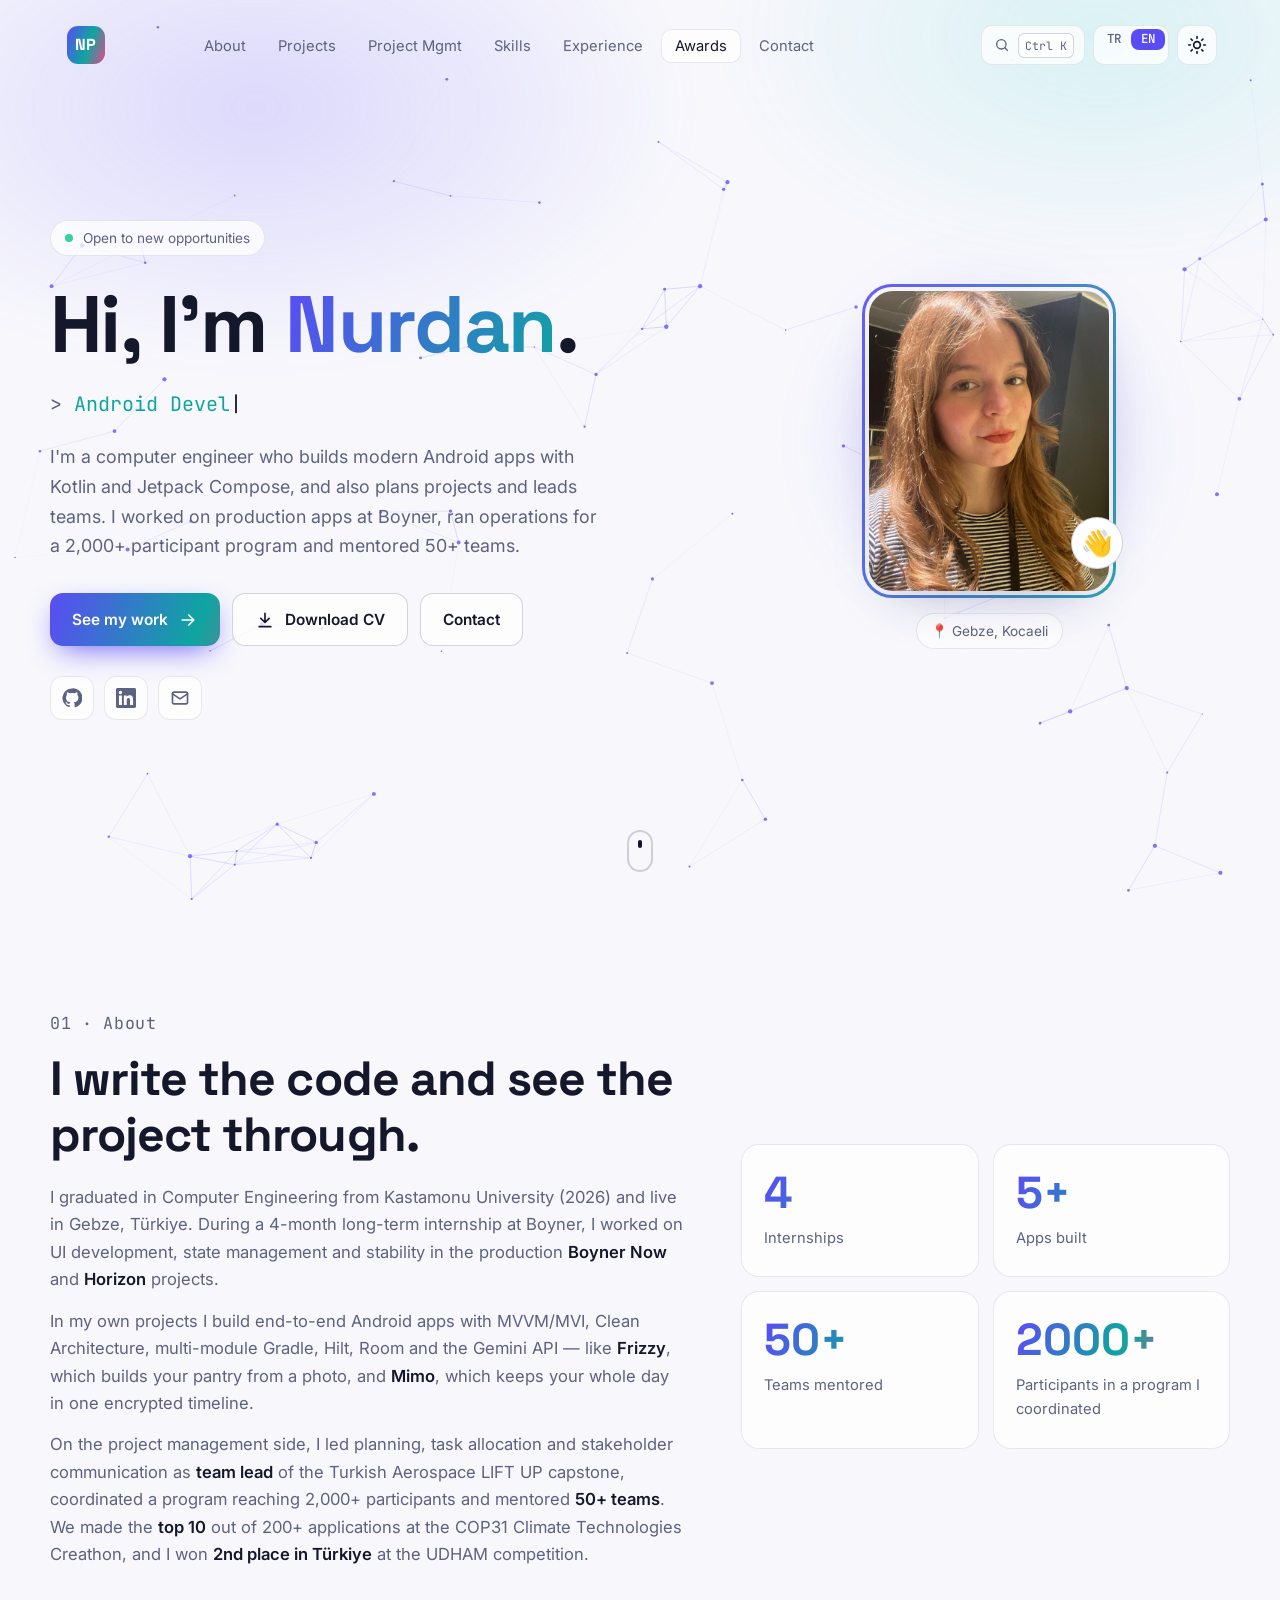
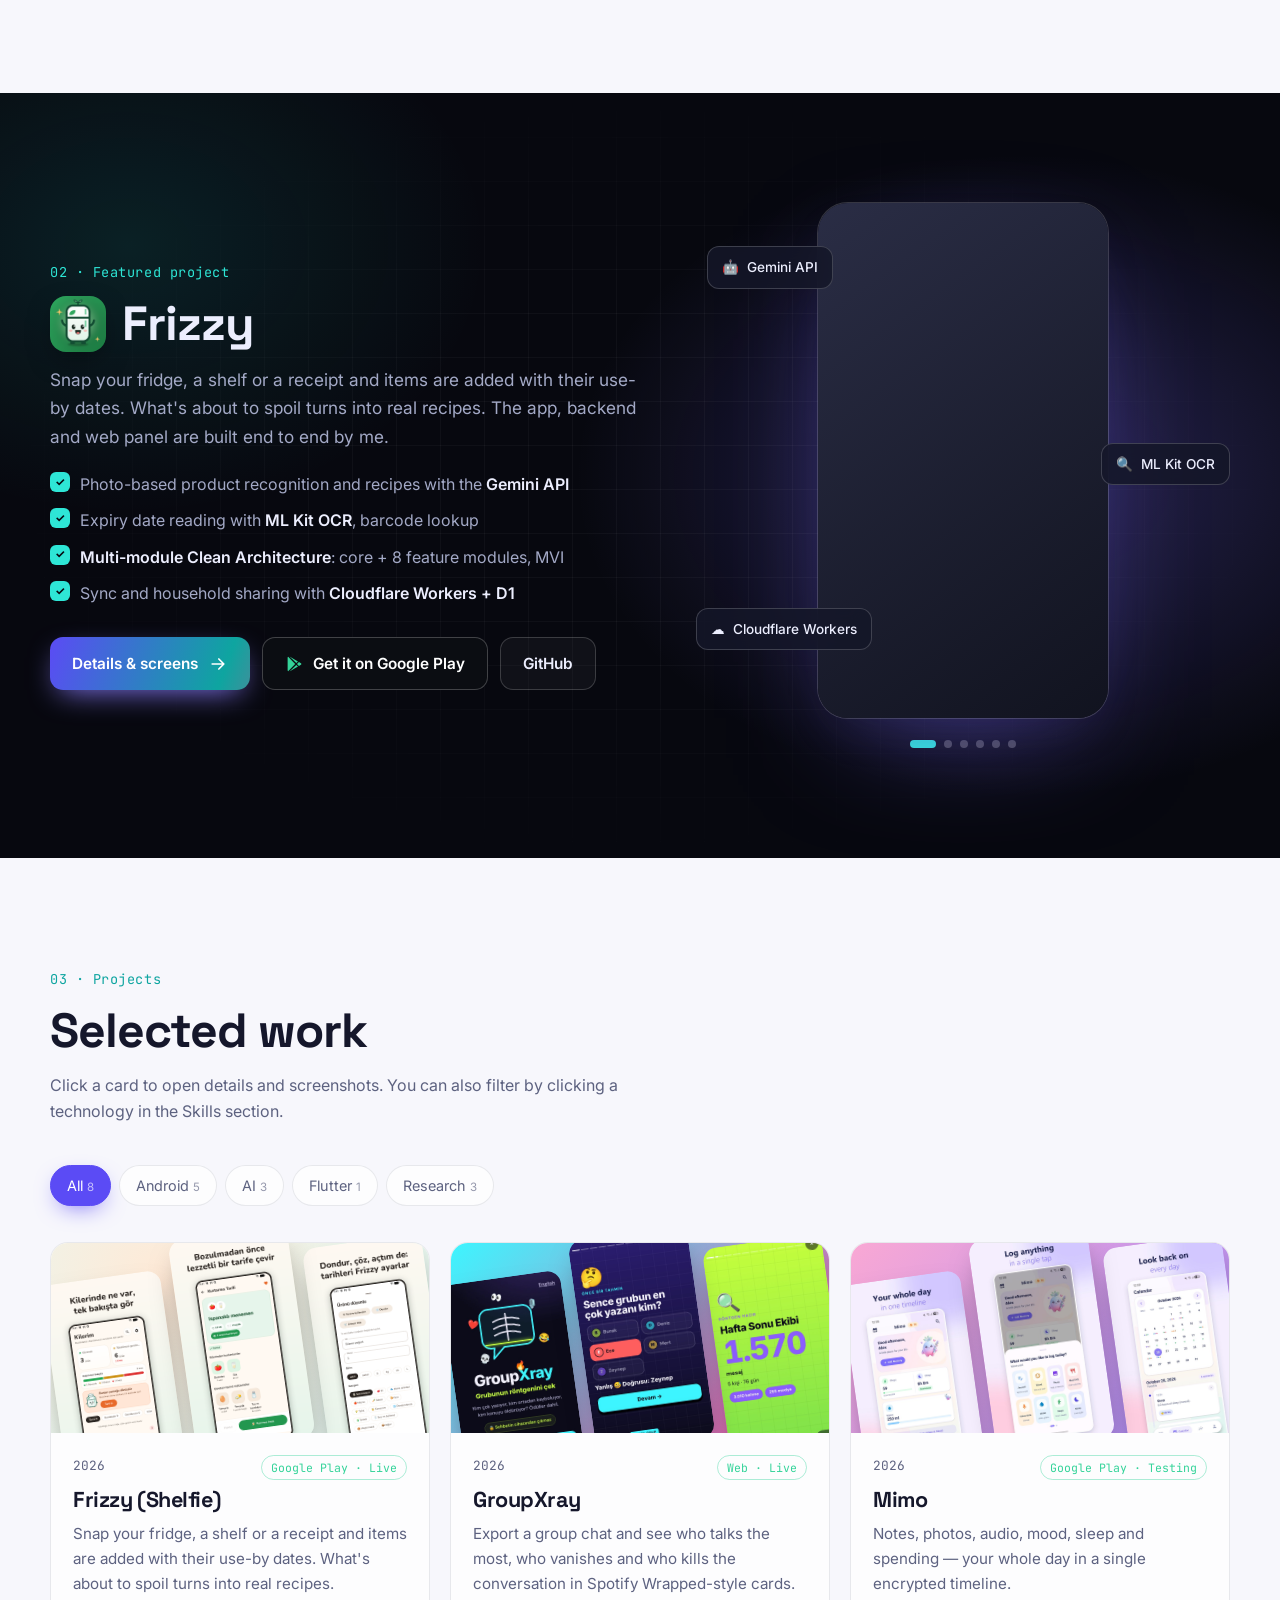
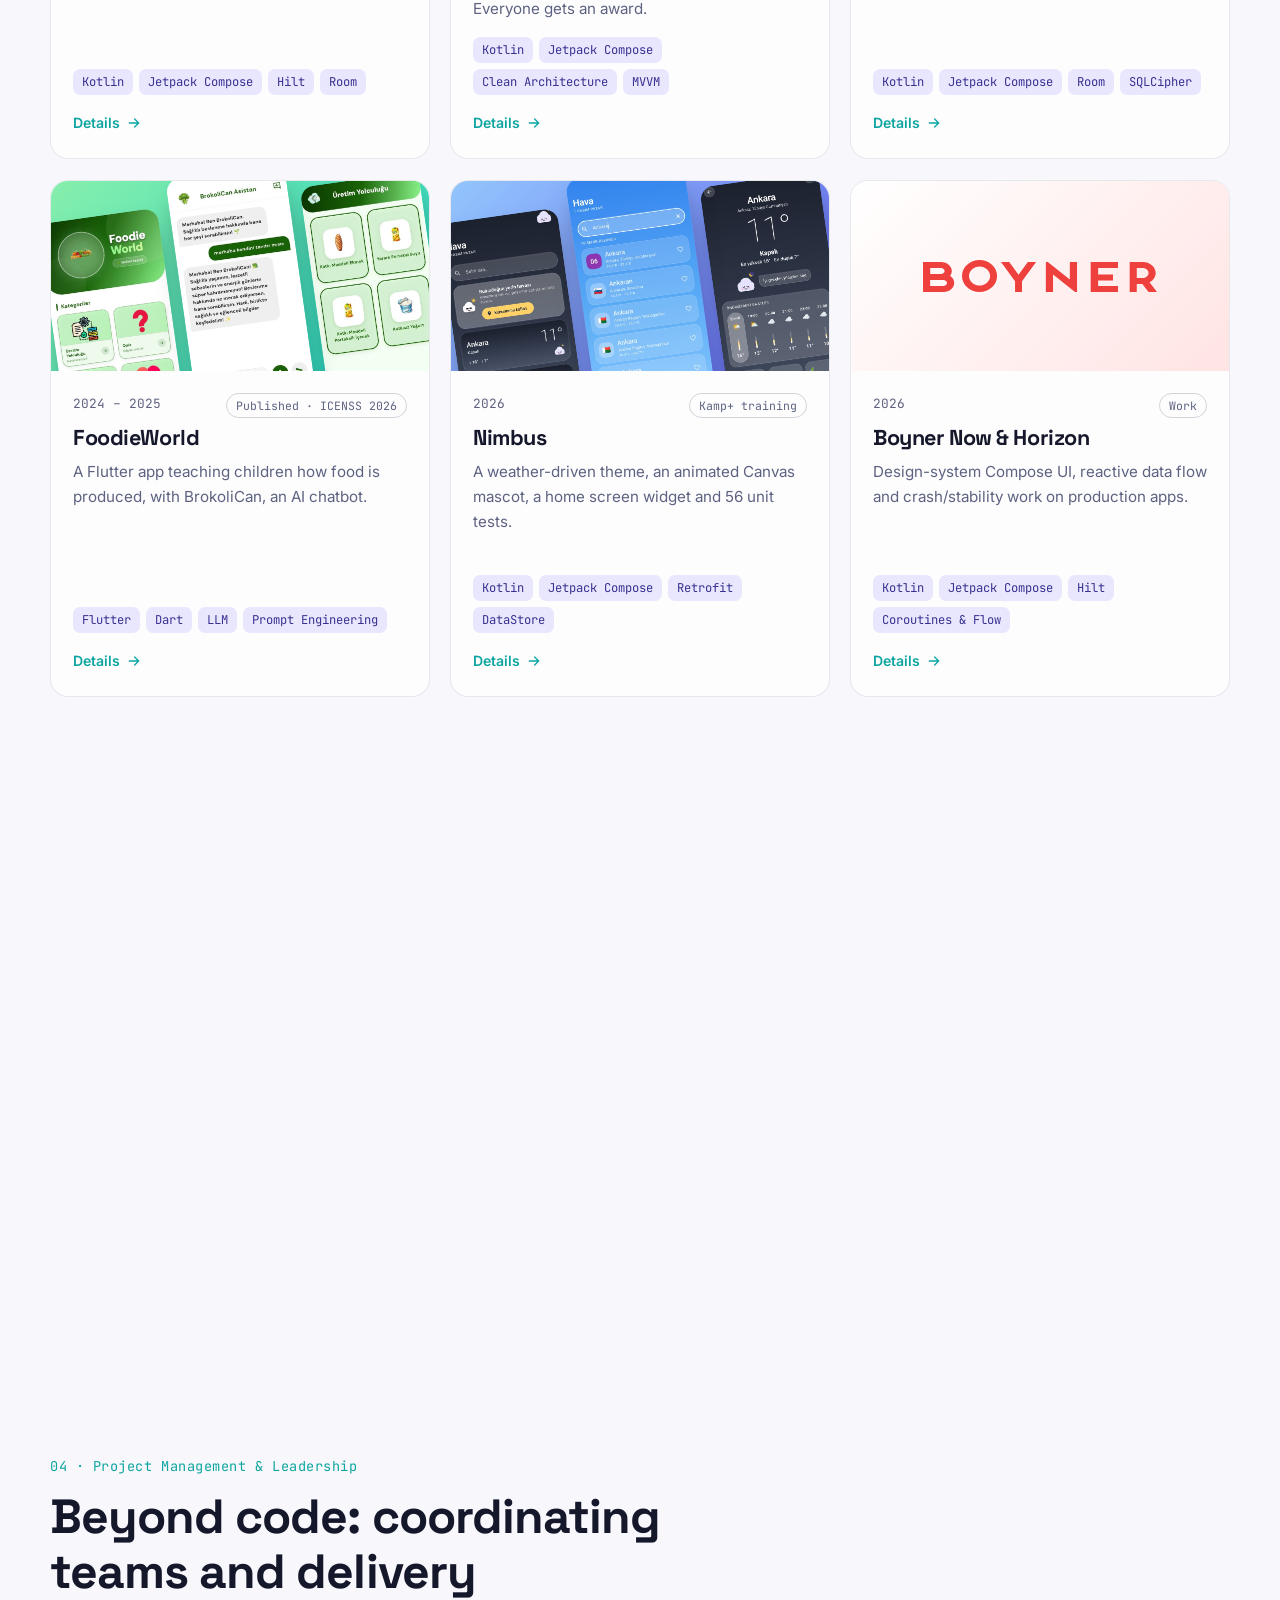
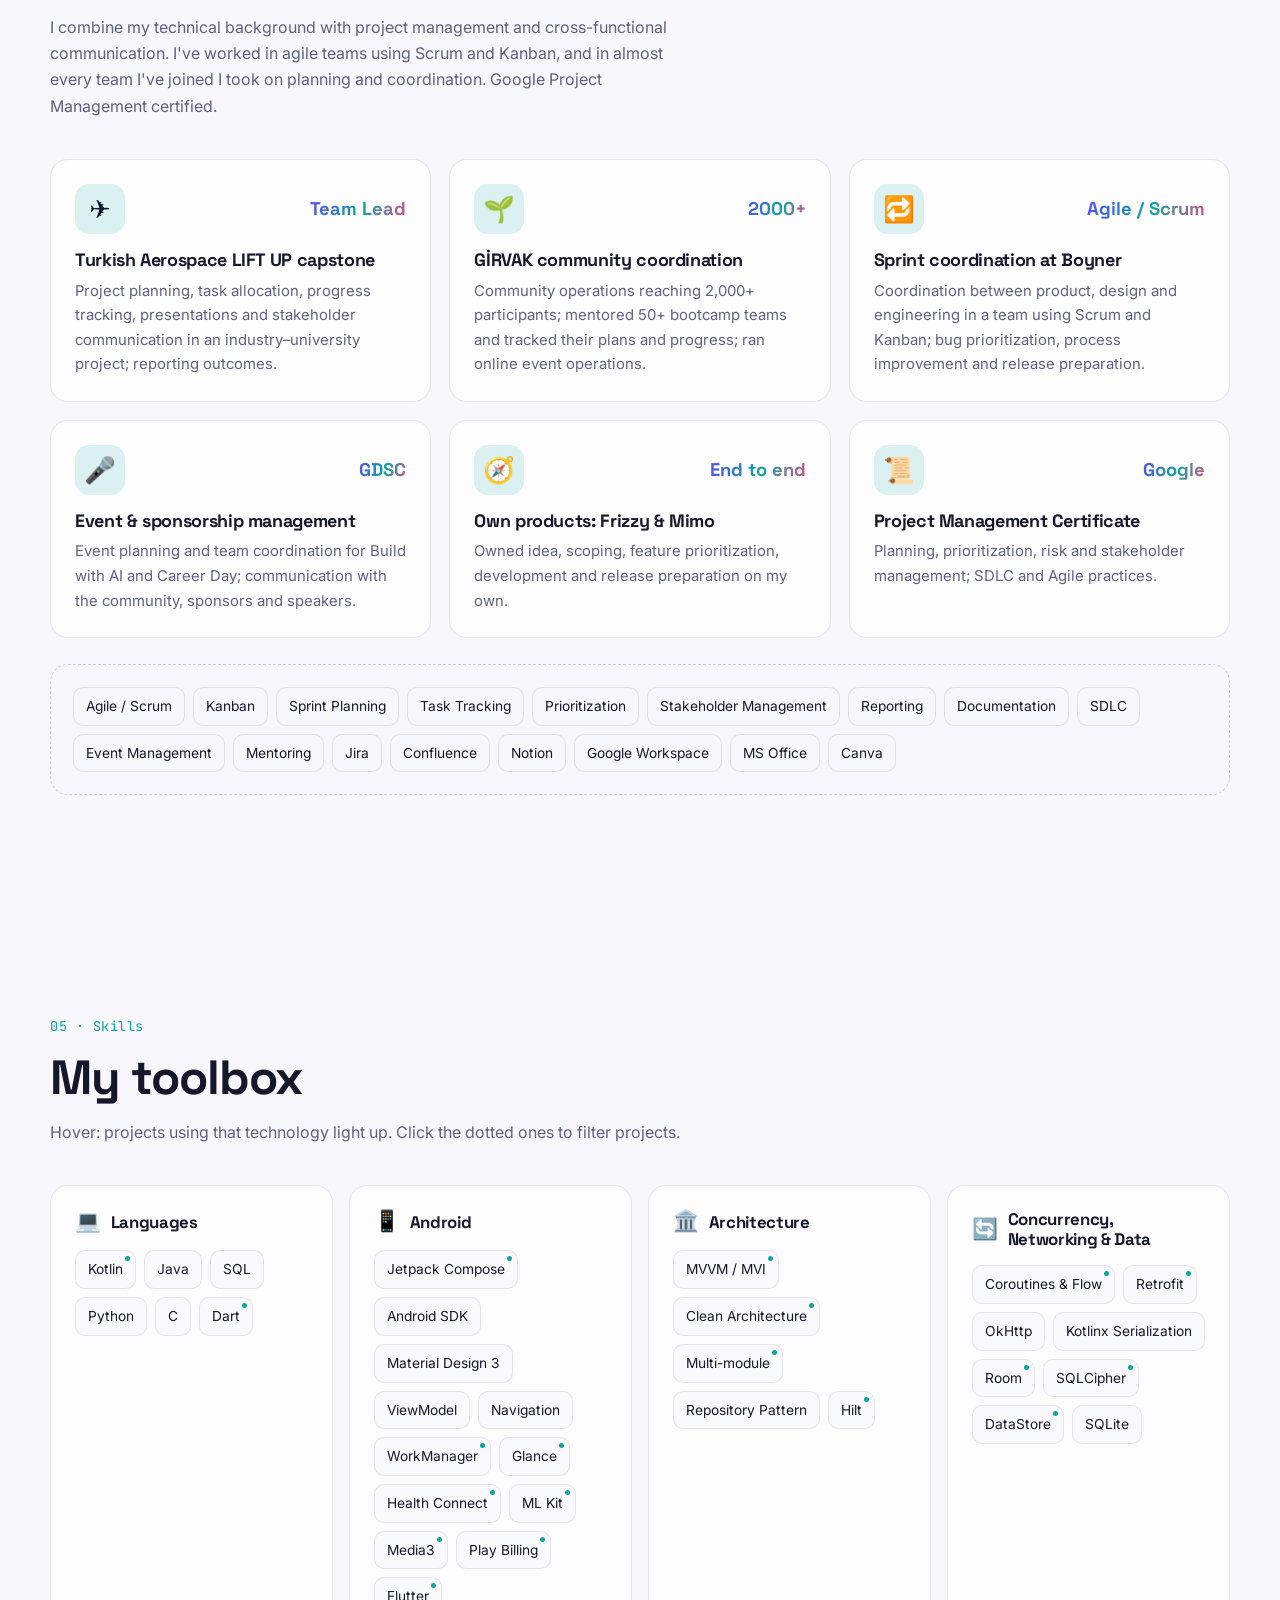
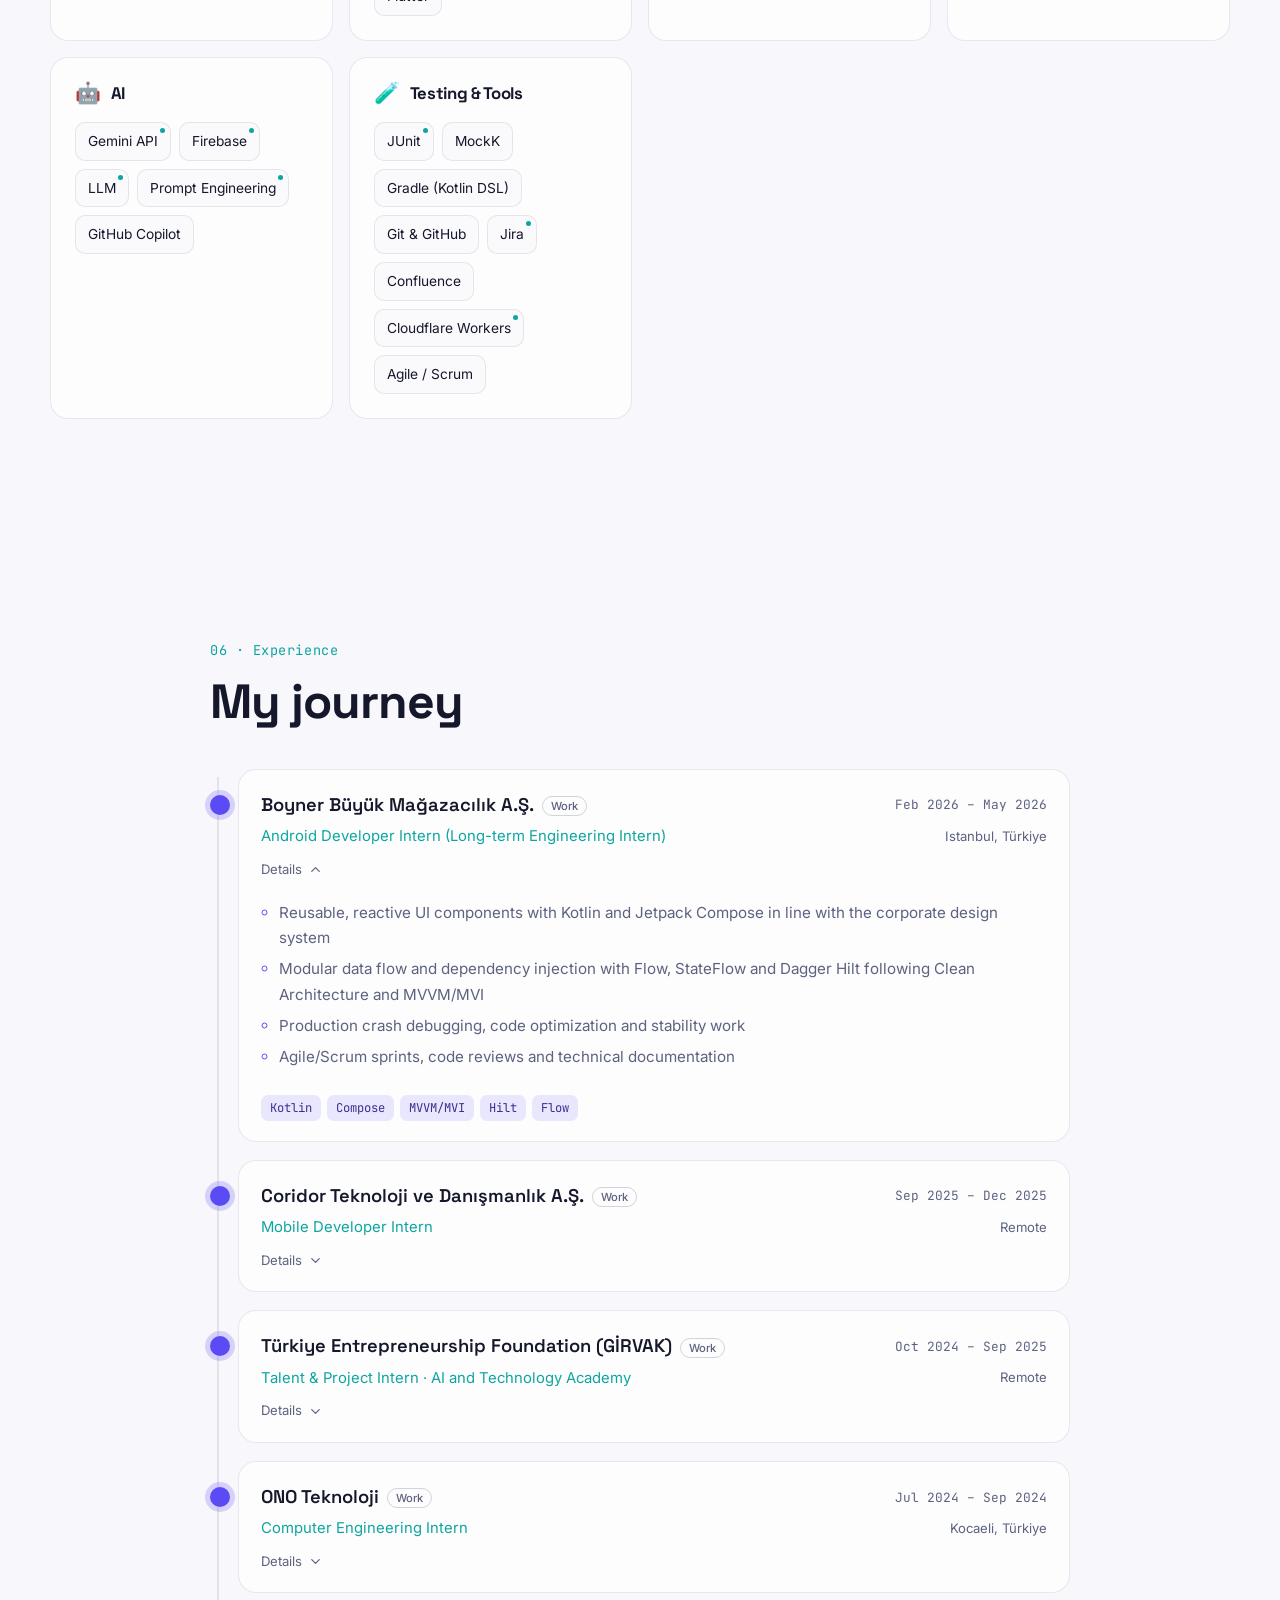
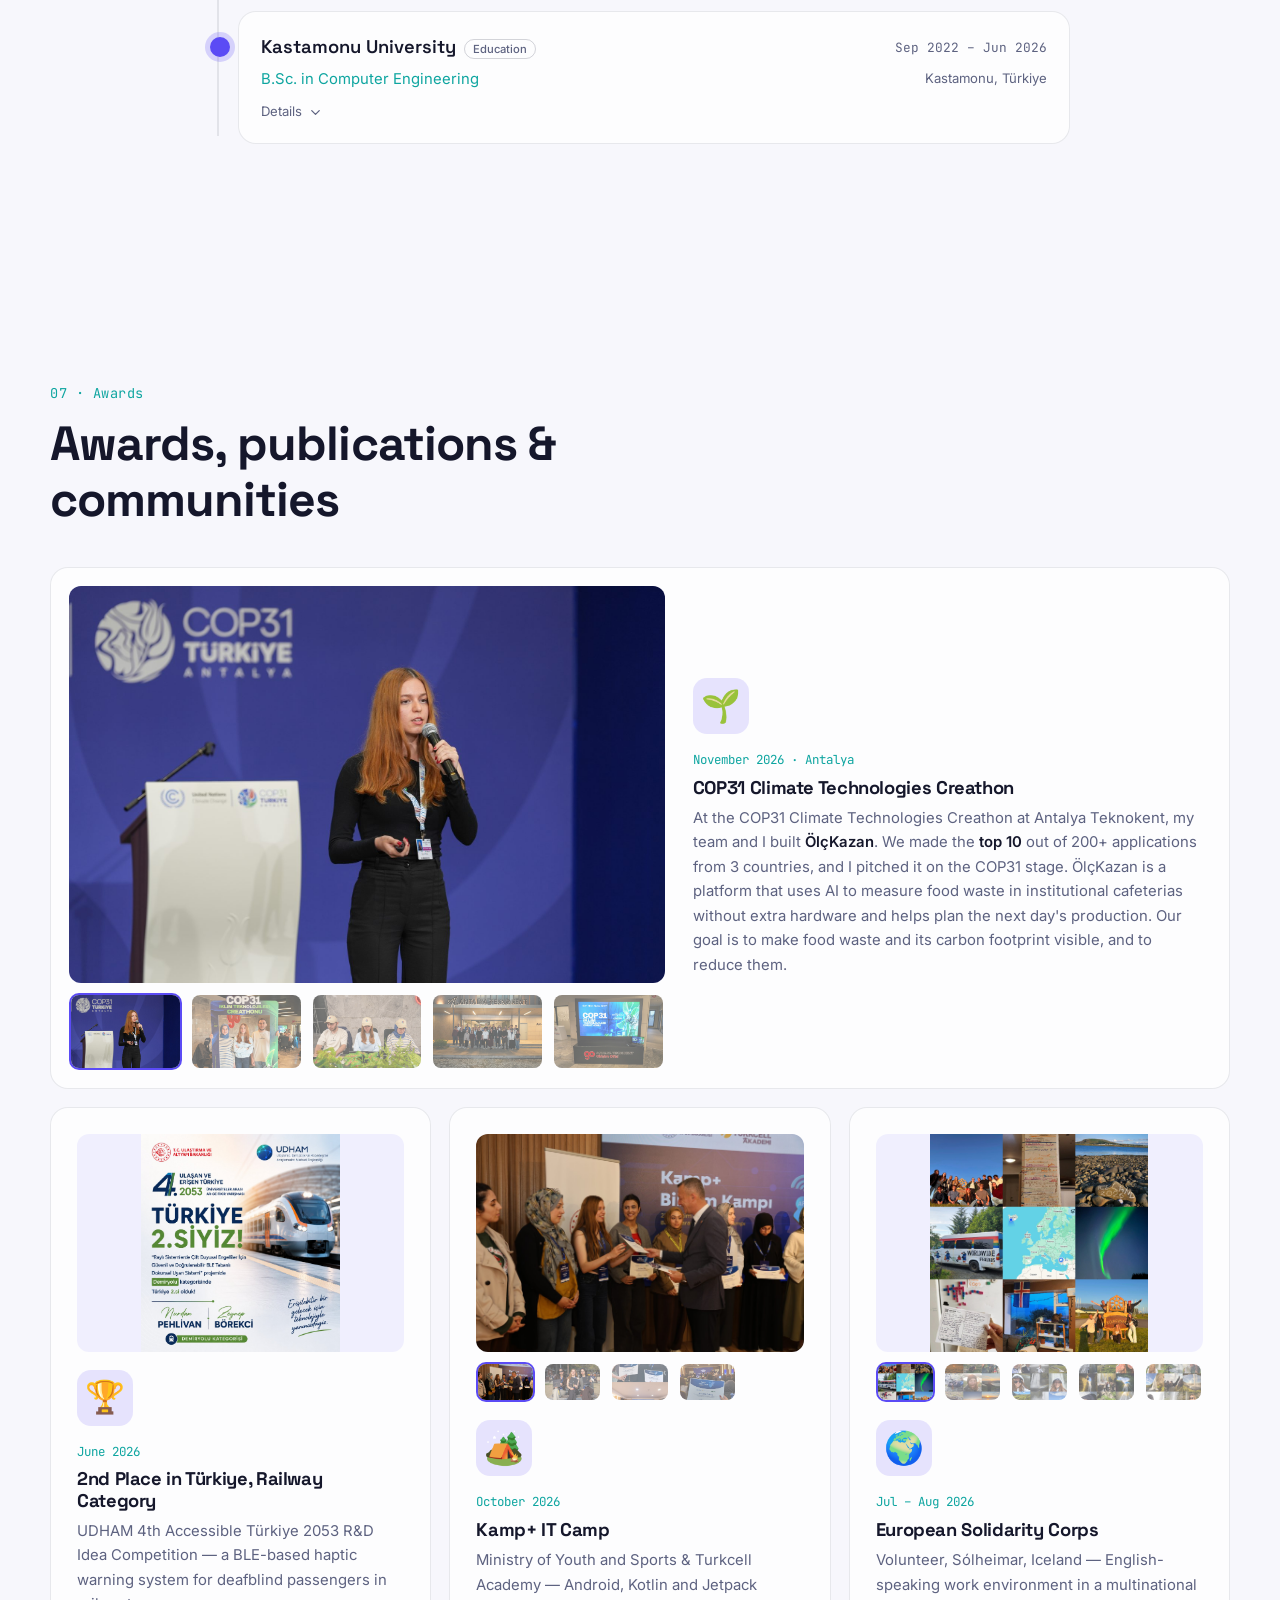
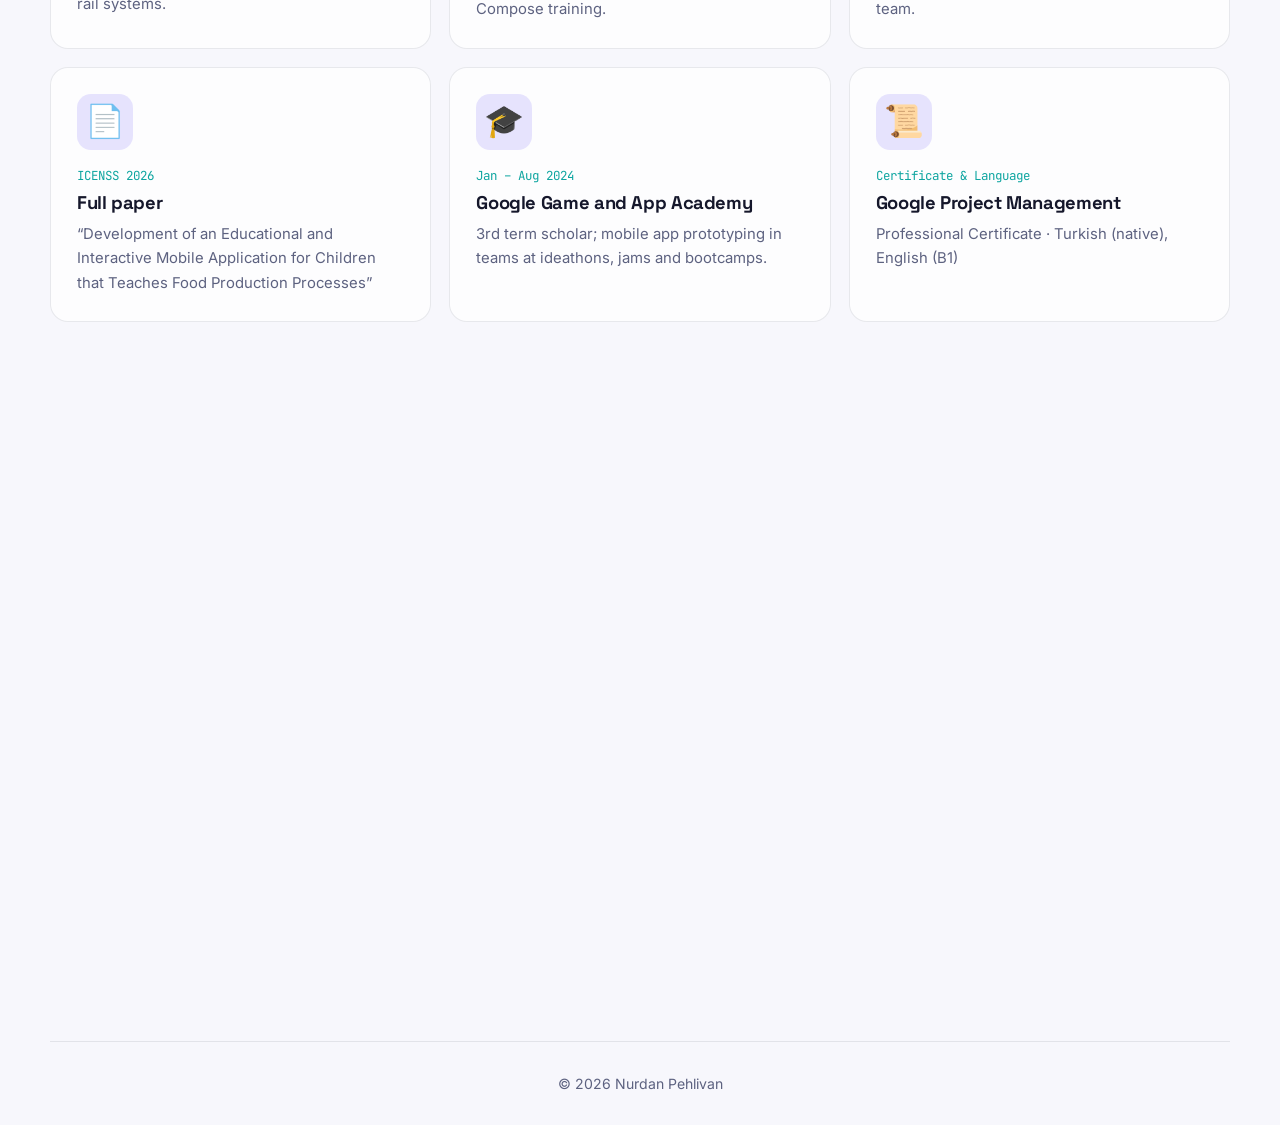
<file: index.html>
<!doctype html>
<html lang="tr" data-theme="dark">
<head>
  <meta charset="utf-8">
  <meta name="viewport" content="width=device-width, initial-scale=1">
  <title>Nurdan Pehlivan · Android Developer & Project Management</title>
  <meta name="description" content="Nurdan Pehlivan — Android Developer (Kotlin, Jetpack Compose) & Project Management (Agile/Scrum). Projeler, proje yönetimi deneyimi ve iletişim.">
  <meta property="og:type" content="website">
  <meta property="og:url" content="https://nurdanpehlivan.github.io/">
  <meta property="og:title" content="Nurdan Pehlivan · Android Developer & Project Management">
  <meta property="og:description" content="Kotlin ve Jetpack Compose ile Android uygulamaları; Agile/Scrum ile proje koordinasyonu. Projeler, deneyim ve iletişim.">
  <meta property="og:image" content="https://nurdanpehlivan.github.io/assets/og.png">
  <meta property="og:image:width" content="1200">
  <meta property="og:image:height" content="630">
  <meta name="twitter:card" content="summary_large_image">
  <meta name="twitter:image" content="https://nurdanpehlivan.github.io/assets/og.png">
  <link rel="icon" type="image/png" href="assets/favicon.png?v=2">
  <link rel="apple-touch-icon" href="assets/apple-touch-icon.png?v=2">
  <link rel="preconnect" href="https://fonts.googleapis.com">
  <link rel="preconnect" href="https://fonts.gstatic.com" crossorigin>
  <link href="https://fonts.googleapis.com/css2?family=Inter:wght@400;500;600&family=Space+Grotesk:wght@500;600;700&family=JetBrains+Mono:wght@400;500&display=swap" rel="stylesheet">
  <link rel="stylesheet" href="style.css">
  <script>try{const t=localStorage.getItem('theme');if(t)document.documentElement.dataset.theme=t;else if(matchMedia('(prefers-color-scheme: light)').matches)document.documentElement.dataset.theme='light'}catch(e){}</script>
</head>
<body>
  <div class="progress" aria-hidden="true"></div>
  <div class="cursor-glow" aria-hidden="true"></div>

  <nav class="nav" id="nav">
    <a href="#top" class="logo" aria-label="Top"><span>NP</span></a>
    <ul class="nav-links" id="navLinks">
      <li><a href="#about" data-i18n="nav.about"></a></li>
      <li><a href="#projects" data-i18n="nav.projects"></a></li>
      <li><a href="#pm" data-i18n="nav.pm"></a></li>
      <li><a href="#skills-section" data-i18n="nav.skills"></a></li>
      <li><a href="#experience" data-i18n="nav.experience"></a></li>
      <li><a href="#awards" data-i18n="nav.awards"></a></li>
      <li><a href="#contact" data-i18n="nav.contact"></a></li>
    </ul>
    <div class="nav-actions">
      <button class="kbd-btn" id="paletteBtn" data-i18n-title="palette.title">
        <svg viewBox="0 0 24 24"><circle cx="11" cy="11" r="7"/><path d="m20 20-3.5-3.5"/></svg>
        <kbd>Ctrl K</kbd>
      </button>
      <button class="lang-btn" id="langBtn" aria-label="Language / Dil">
        <span data-l="tr">TR</span><span data-l="en">EN</span>
      </button>
      <button class="icon-btn" id="themeBtn" data-i18n-aria="ui.theme">
        <svg class="sun" viewBox="0 0 24 24"><circle cx="12" cy="12" r="4"/><path d="M12 2v2M12 20v2M4.9 4.9l1.4 1.4M17.7 17.7l1.4 1.4M2 12h2M20 12h2M4.9 19.1l1.4-1.4M17.7 6.3l1.4-1.4"/></svg>
        <svg class="moon" viewBox="0 0 24 24"><path d="M21 12.8A9 9 0 1 1 11.2 3a7 7 0 0 0 9.8 9.8z"/></svg>
      </button>
      <button class="icon-btn menu-btn" id="menuBtn" aria-label="Menu" aria-expanded="false">
        <svg viewBox="0 0 24 24"><path d="M4 7h16M4 12h16M4 17h16"/></svg>
      </button>
    </div>
  </nav>

  <header class="hero" id="top">
    <canvas id="particles" aria-hidden="true"></canvas>
    <div class="hero-inner">
      <div class="hero-text">
        <p class="eyebrow"><span class="dot"></span> <span data-i18n="hero.open"></span></p>
        <h1><span data-i18n="hero.hi"></span> <span class="grad">Nurdan</span>.</h1>
        <p class="role">
          <span class="mono">&gt;</span> <span id="typed"></span><span class="caret">|</span>
        </p>
        <p class="lead" data-i18n="hero.lead"></p>
        <div class="cta">
          <a class="btn primary magnetic" href="#projects"><span data-i18n="hero.cta1"></span>
            <svg viewBox="0 0 24 24"><path d="M5 12h14M13 6l6 6-6 6"/></svg></a>
          <a class="btn ghost magnetic" href="assets/cv/Nurdan_Pehlivan_CV_TR.pdf" target="_blank" rel="noopener" data-cv>
            <svg viewBox="0 0 24 24"><path d="M12 4v11M7 10l5 5 5-5M5 20h14"/></svg><span data-i18n="ui.cv"></span></a>
          <a class="btn ghost magnetic" href="#contact" data-i18n="nav.contact"></a>
        </div>
        <div class="socials">
          <a href="https://github.com/nurdanpehlivan" target="_blank" rel="noopener" aria-label="GitHub">
            <svg viewBox="0 0 24 24" class="fill"><path d="M12 .5a11.5 11.5 0 0 0-3.6 22.4c.6.1.8-.3.8-.6v-2c-3.2.7-3.9-1.5-3.9-1.5-.5-1.3-1.3-1.7-1.3-1.7-1-.7.1-.7.1-.7 1.2.1 1.8 1.2 1.8 1.2 1 1.8 2.8 1.3 3.5 1 .1-.8.4-1.3.7-1.6-2.6-.3-5.3-1.3-5.3-5.7 0-1.3.5-2.3 1.2-3.1-.1-.3-.5-1.5.1-3.1 0 0 1-.3 3.2 1.2a11 11 0 0 1 5.8 0c2.2-1.5 3.2-1.2 3.2-1.2.6 1.6.2 2.8.1 3.1.8.8 1.2 1.9 1.2 3.1 0 4.4-2.7 5.4-5.3 5.7.4.4.8 1.1.8 2.2v3.3c0 .3.2.7.8.6A11.5 11.5 0 0 0 12 .5z"/></svg>
          </a>
          <a href="https://linkedin.com/in/nurdanpehlivan" target="_blank" rel="noopener" aria-label="LinkedIn">
            <svg viewBox="0 0 24 24" class="fill"><path d="M20.4 20.5h-3.6v-5.6c0-1.3 0-3-1.8-3s-2.1 1.4-2.1 2.9v5.7H9.4V9h3.4v1.6c.5-.9 1.6-1.8 3.4-1.8 3.6 0 4.3 2.4 4.3 5.5v6.2zM5.3 7.4a2.1 2.1 0 1 1 0-4.2 2.1 2.1 0 0 1 0 4.2zM7.1 20.5H3.5V9h3.6v11.5zM22.2 0H1.8C.8 0 0 .8 0 1.7v20.6c0 .9.8 1.7 1.8 1.7h20.4c1 0 1.8-.8 1.8-1.7V1.7C24 .8 23.2 0 22.2 0z"/></svg>
          </a>
          <button class="copy-email" data-copy="nurdan37pehlivan@gmail.com" aria-label="E-mail">
            <svg viewBox="0 0 24 24"><rect x="3" y="5" width="18" height="14" rx="2"/><path d="m3 7 9 6 9-6"/></svg>
          </button>
        </div>
      </div>

      <div class="hero-visual">
        <div class="portrait" id="portrait">
          <div class="portrait-ring"></div>
          <img src="assets/me.jpg" alt="Nurdan Pehlivan" width="640" height="800">
          <span class="wave" aria-hidden="true">👋</span>
        </div>
        <p class="portrait-meta">📍 Gebze, Kocaeli</p>
      </div>
    </div>
    <a href="#about" class="scroll-hint" aria-label="Scroll"><span></span></a>
  </header>

  <main>
    <section id="about" class="section">
      <div class="container about">
        <div class="about-text reveal">
          <p class="kicker" data-i18n="about.kicker"></p>
          <h2 data-i18n="about.title"></h2>
          <p data-i18n="about.p1"></p>
          <p data-i18n="about.p2"></p>
          <p data-i18n="about.p3"></p>
        </div>
        <div class="stats reveal">
          <div class="stat"><span class="num" data-count="4">0</span><span class="label" data-i18n="stats.intern"></span></div>
          <div class="stat"><span class="num" data-count="5" data-suffix="+">0</span><span class="label" data-i18n="stats.apps"></span></div>
          <div class="stat"><span class="num" data-count="50" data-suffix="+">0</span><span class="label" data-i18n="stats.teams"></span></div>
          <div class="stat"><span class="num" data-count="2000" data-suffix="+">0</span><span class="label" data-i18n="stats.paper"></span></div>
        </div>
      </div>
    </section>

    <section id="showcase" class="section showcase" data-theme="dark">
      <div class="container showcase-inner">
        <div class="showcase-text reveal">
          <p class="kicker" data-i18n="show.kicker"></p>
          <div class="show-title"><img src="assets/frizzy/icon-512.png" alt="" width="56" height="56"><h2>Frizzy</h2></div>
          <p class="show-sub" data-i18n="show.sub"></p>
          <ul class="show-list">
            <li data-i18n="show.l1"></li>
            <li data-i18n="show.l2"></li>
            <li data-i18n="show.l3"></li>
            <li data-i18n="show.l4"></li>
          </ul>
          <div class="cta">
            <button class="btn primary magnetic" id="showDetails" type="button"><span data-i18n="show.cta"></span>
              <svg viewBox="0 0 24 24"><path d="M5 12h14M13 6l6 6-6 6"/></svg></button>
            <a class="btn play" href="https://play.google.com/store/apps/details?id=com.nurdanpehlivan.shelfie" target="_blank" rel="noopener" id="showPlay"><span data-i18n="projects.play"></span></a>
            <a class="btn ghost" href="https://github.com/nurdanpehlivan/Shelfie" target="_blank" rel="noopener">GitHub</a>
          </div>
        </div>
        <div class="showcase-visual reveal" id="phoneWrap">
          <div class="phone" id="phone">
            <div class="phone-screen">
              <img src="assets/frizzy/shot-1.png" alt="Frizzy" id="phoneImg">
            </div>
          </div>
          <div class="float-chip c1"><span>🤖</span> Gemini API</div>
          <div class="float-chip c2"><span>🔍</span> ML Kit OCR</div>
          <div class="float-chip c3"><span>☁️</span> Cloudflare Workers</div>
          <div class="shot-dots" id="shotDots"></div>
        </div>
      </div>
    </section>

    <section id="projects" class="section">
      <div class="container">
        <div class="section-head reveal">
          <p class="kicker" data-i18n="projects.kicker"></p>
          <h2 data-i18n="projects.title"></h2>
          <p class="muted" data-i18n="projects.sub"></p>
        </div>
        <div class="filters reveal" id="filters" role="tablist"></div>
        <p class="active-tech" id="activeTech" hidden></p>
        <div class="grid" id="projectGrid"></div>
      </div>
    </section>

    <section id="pm" class="section">
      <div class="container">
        <div class="section-head reveal">
          <p class="kicker" data-i18n="pm.kicker"></p>
          <h2 data-i18n="pm.title"></h2>
          <p class="muted" data-i18n="pm.sub"></p>
        </div>
        <div class="pm-grid" id="pmGrid"></div>
        <div class="pm-bottom reveal">
          <div class="pm-skills" id="pmSkills"></div>
        </div>
      </div>
    </section>

    <section id="skills-section" class="section">
      <div class="container">
        <div class="section-head reveal">
          <p class="kicker" data-i18n="skills.kicker"></p>
          <h2 data-i18n="skills.title"></h2>
          <p class="muted" data-i18n="skills.sub"></p>
        </div>
        <div class="skills" id="skills"></div>
      </div>
    </section>

    <section id="experience" class="section">
      <div class="container narrow">
        <div class="section-head reveal">
          <p class="kicker" data-i18n="exp.kicker"></p>
          <h2 data-i18n="exp.title"></h2>
        </div>
        <ol class="timeline" id="timeline"></ol>
      </div>
    </section>

    <section id="awards" class="section">
      <div class="container">
        <div class="section-head reveal">
          <p class="kicker" data-i18n="awards.kicker"></p>
          <h2 data-i18n="awards.title"></h2>
        </div>
        <div class="awards" id="awardList"></div>
      </div>
    </section>

    <section id="contact" class="section contact">
      <div class="container narrow center reveal">
        <p class="kicker" data-i18n="contact.kicker"></p>
        <h2 data-i18n="contact.title"></h2>
        <p class="muted" data-i18n="contact.sub"></p>
        <button class="email-big magnetic" data-copy="nurdan37pehlivan@gmail.com">
          <span>nurdan37pehlivan@gmail.com</span>
          <svg viewBox="0 0 24 24"><rect x="9" y="9" width="12" height="12" rx="2"/><path d="M5 15V5a2 2 0 0 1 2-2h8"/></svg>
        </button>
        <div class="cta center">
          <a class="btn primary" href="mailto:nurdan37pehlivan@gmail.com" data-i18n="contact.mail"></a>
          <a class="btn ghost" href="assets/cv/Nurdan_Pehlivan_CV_TR.pdf" target="_blank" rel="noopener" data-cv><span data-i18n="ui.cv"></span></a>
          <a class="btn ghost" href="https://linkedin.com/in/nurdanpehlivan" target="_blank" rel="noopener">LinkedIn</a>
          <a class="btn ghost" href="https://github.com/nurdanpehlivan" target="_blank" rel="noopener">GitHub</a>
        </div>      </div>
    </section>
  </main>

  <footer class="footer">
    <p>© <span id="year"></span> Nurdan Pehlivan</p>
  </footer>

  <div class="modal" id="modal" role="dialog" aria-modal="true" aria-labelledby="modalTitle" hidden>
    <div class="modal-backdrop" data-close></div>
    <div class="modal-card">
      <button class="icon-btn modal-close" data-close aria-label="Close">
        <svg viewBox="0 0 24 24"><path d="M6 6l12 12M18 6 6 18"/></svg>
      </button>
      <div class="modal-body" id="modalBody"></div>
    </div>
  </div>

  <div class="palette" id="palette" hidden>
    <div class="modal-backdrop" data-close-palette></div>
    <div class="palette-card" role="dialog">
      <input id="paletteInput" type="text" autocomplete="off" spellcheck="false">
      <ul id="paletteList" role="listbox"></ul>
      <p class="palette-hint" data-i18n="palette.hint"></p>
    </div>
  </div>

  <div class="toast" id="toast" role="status" aria-live="polite"></div>

  <script src="i18n.js"></script>
  <script src="script.js"></script>
</body>
</html>
</file>
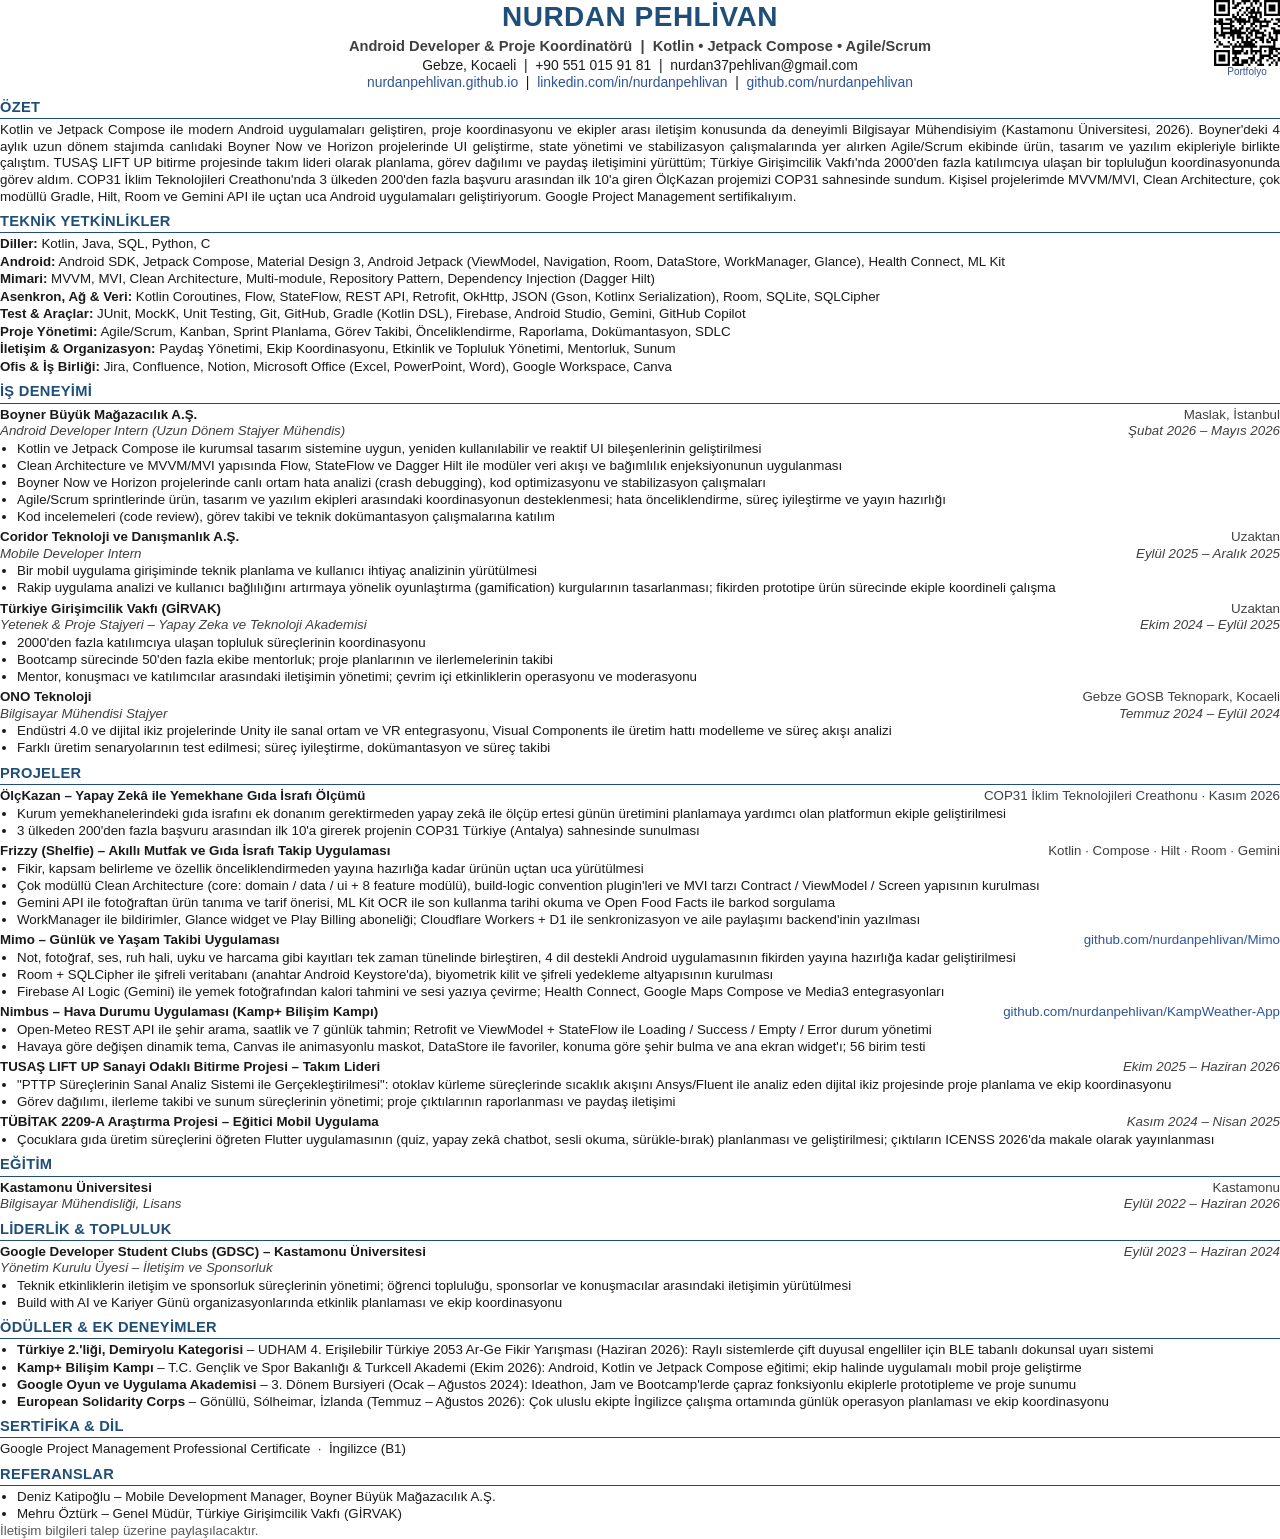
<file: Claude outputs/Nurdan_PehlivanCV.html>
<!DOCTYPE html><html lang="tr"><head><meta charset="utf-8"><title>Nurdan Pehlivan – CV</title>
<style>
@page { size: A4; margin: 10mm 13mm 9mm 13mm; }
body { font-family: Carlito, Calibri, sans-serif; font-size: 10pt; color:#1a1a1a; margin:0; line-height:1.24; }
a { color:#2F5597; text-decoration:none; }
header { position:relative; text-align:center; margin-bottom:6px; }
h1 { font-size:21pt; color:#1F4E79; margin:0 0 2px; letter-spacing:.5px; }
.sub { font-weight:bold; color:#404040; font-size:11pt; margin-bottom:2px; }
.contact { font-size:10.4pt; }
.qr { position:absolute; right:0; top:0; text-align:center; font-size:7.5pt; color:#2F5597; }
.qr svg { display:block; }
h2 { break-after: avoid; font-size:11pt; color:#1F4E79; margin:7px 0 3px; padding-bottom:2px; border-bottom:1.6px solid #1F4E79; letter-spacing:.3px; }
p { margin:0; text-align:justify; }
.skills div { margin:1px 0; }
.ent { margin:0 0 4px; }
.row { display:flex; justify-content:space-between; gap:12px; }
.row span { color:#404040; white-space:nowrap; }
.row .r2 { color:#404040; }
.it i { color:#404040; }
ul { margin:1px 0 0; padding-left:17px; }
li { margin:0.5px 0; }
.pb { break-before: page; }
.note { color:#595959; font-size:10pt; }
</style></head><body>
<header>
<h1>NURDAN PEHLİVAN</h1>
<div class="sub">Android Developer &amp; Proje Koordinatörü &nbsp;|&nbsp; Kotlin • Jetpack Compose • Agile/Scrum</div>
<div class="contact">Gebze, Kocaeli &nbsp;|&nbsp; +90 551 015 91 81 &nbsp;|&nbsp; nurdan37pehlivan@gmail.com</div>
<div class="contact"><a href="https://nurdanpehlivan.github.io">nurdanpehlivan.github.io</a> &nbsp;|&nbsp; <a href="https://linkedin.com/in/nurdanpehlivan">linkedin.com/in/nurdanpehlivan</a> &nbsp;|&nbsp; <a href="https://github.com/nurdanpehlivan">github.com/nurdanpehlivan</a></div>
<a class="qr" href="https://nurdanpehlivan.github.io">
<svg width="66" height="66" version="1.1" viewBox="0 0 29 29" xmlns="http://www.w3.org/2000/svg"><path d="M0,0H1V1H0zM1,0H2V1H1zM2,0H3V1H2zM3,0H4V1H3zM4,0H5V1H4zM5,0H6V1H5zM6,0H7V1H6zM8,0H9V1H8zM12,0H13V1H12zM13,0H14V1H13zM14,0H15V1H14zM15,0H16V1H15zM17,0H18V1H17zM18,0H19V1H18zM19,0H20V1H19zM22,0H23V1H22zM23,0H24V1H23zM24,0H25V1H24zM25,0H26V1H25zM26,0H27V1H26zM27,0H28V1H27zM28,0H29V1H28zM0,1H1V2H0zM6,1H7V2H6zM8,1H9V2H8zM10,1H11V2H10zM11,1H12V2H11zM13,1H14V2H13zM16,1H17V2H16zM18,1H19V2H18zM20,1H21V2H20zM22,1H23V2H22zM28,1H29V2H28zM0,2H1V3H0zM2,2H3V3H2zM3,2H4V3H3zM4,2H5V3H4zM6,2H7V3H6zM9,2H10V3H9zM10,2H11V3H10zM16,2H17V3H16zM20,2H21V3H20zM22,2H23V3H22zM24,2H25V3H24zM25,2H26V3H25zM26,2H27V3H26zM28,2H29V3H28zM0,3H1V4H0zM2,3H3V4H2zM3,3H4V4H3zM4,3H5V4H4zM6,3H7V4H6zM8,3H9V4H8zM9,3H10V4H9zM12,3H13V4H12zM14,3H15V4H14zM15,3H16V4H15zM17,3H18V4H17zM19,3H20V4H19zM22,3H23V4H22zM24,3H25V4H24zM25,3H26V4H25zM26,3H27V4H26zM28,3H29V4H28zM0,4H1V5H0zM2,4H3V5H2zM3,4H4V5H3zM4,4H5V5H4zM6,4H7V5H6zM11,4H12V5H11zM14,4H15V5H14zM16,4H17V5H16zM17,4H18V5H17zM19,4H20V5H19zM22,4H23V5H22zM24,4H25V5H24zM25,4H26V5H25zM26,4H27V5H26zM28,4H29V5H28zM0,5H1V6H0zM6,5H7V6H6zM10,5H11V6H10zM13,5H14V6H13zM15,5H16V6H15zM16,5H17V6H16zM17,5H18V6H17zM18,5H19V6H18zM19,5H20V6H19zM20,5H21V6H20zM22,5H23V6H22zM28,5H29V6H28zM0,6H1V7H0zM1,6H2V7H1zM2,6H3V7H2zM3,6H4V7H3zM4,6H5V7H4zM5,6H6V7H5zM6,6H7V7H6zM8,6H9V7H8zM10,6H11V7H10zM12,6H13V7H12zM14,6H15V7H14zM16,6H17V7H16zM18,6H19V7H18zM20,6H21V7H20zM22,6H23V7H22zM23,6H24V7H23zM24,6H25V7H24zM25,6H26V7H25zM26,6H27V7H26zM27,6H28V7H27zM28,6H29V7H28zM8,7H9V8H8zM9,7H10V8H9zM11,7H12V8H11zM15,7H16V8H15zM16,7H17V8H16zM17,7H18V8H17zM18,7H19V8H18zM20,7H21V8H20zM0,8H1V9H0zM2,8H3V9H2zM3,8H4V9H3zM5,8H6V9H5zM6,8H7V9H6zM7,8H8V9H7zM9,8H10V9H9zM10,8H11V9H10zM11,8H12V9H11zM12,8H13V9H12zM13,8H14V9H13zM15,8H16V9H15zM17,8H18V9H17zM18,8H19V9H18zM19,8H20V9H19zM22,8H23V9H22zM25,8H26V9H25zM27,8H28V9H27zM28,8H29V9H28zM0,9H1V10H0zM1,9H2V10H1zM2,9H3V10H2zM3,9H4V10H3zM7,9H8V10H7zM8,9H9V10H8zM10,9H11V10H10zM11,9H12V10H11zM12,9H13V10H12zM13,9H14V10H13zM14,9H15V10H14zM15,9H16V10H15zM17,9H18V10H17zM18,9H19V10H18zM19,9H20V10H19zM20,9H21V10H20zM21,9H22V10H21zM22,9H23V10H22zM23,9H24V10H23zM24,9H25V10H24zM28,9H29V10H28zM0,10H1V11H0zM2,10H3V11H2zM3,10H4V11H3zM4,10H5V11H4zM5,10H6V11H5zM6,10H7V11H6zM7,10H8V11H7zM11,10H12V11H11zM13,10H14V11H13zM16,10H17V11H16zM17,10H18V11H17zM20,10H21V11H20zM23,10H24V11H23zM26,10H27V11H26zM27,10H28V11H27zM3,11H4V12H3zM7,11H8V12H7zM8,11H9V12H8zM12,11H13V12H12zM16,11H17V12H16zM18,11H19V12H18zM20,11H21V12H20zM21,11H22V12H21zM22,11H23V12H22zM23,11H24V12H23zM28,11H29V12H28zM0,12H1V13H0zM3,12H4V13H3zM4,12H5V13H4zM5,12H6V13H5zM6,12H7V13H6zM7,12H8V13H7zM9,12H10V13H9zM11,12H12V13H11zM12,12H13V13H12zM14,12H15V13H14zM15,12H16V13H15zM17,12H18V13H17zM20,12H21V13H20zM25,12H26V13H25zM26,12H27V13H26zM0,13H1V14H0zM3,13H4V14H3zM7,13H8V14H7zM8,13H9V14H8zM9,13H10V14H9zM10,13H11V14H10zM11,13H12V14H11zM14,13H15V14H14zM16,13H17V14H16zM17,13H18V14H17zM18,13H19V14H18zM19,13H20V14H19zM22,13H23V14H22zM26,13H27V14H26zM27,13H28V14H27zM28,13H29V14H28zM0,14H1V15H0zM1,14H2V15H1zM3,14H4V15H3zM4,14H5V15H4zM5,14H6V15H5zM6,14H7V15H6zM7,14H8V15H7zM8,14H9V15H8zM9,14H10V15H9zM10,14H11V15H10zM11,14H12V15H11zM12,14H13V15H12zM13,14H14V15H13zM15,14H16V15H15zM16,14H17V15H16zM18,14H19V15H18zM19,14H20V15H19zM20,14H21V15H20zM21,14H22V15H21zM24,14H25V15H24zM26,14H27V15H26zM27,14H28V15H27zM28,14H29V15H28zM0,15H1V16H0zM2,15H3V16H2zM3,15H4V16H3zM4,15H5V16H4zM7,15H8V16H7zM8,15H9V16H8zM10,15H11V16H10zM11,15H12V16H11zM14,15H15V16H14zM16,15H17V16H16zM18,15H19V16H18zM21,15H22V16H21zM22,15H23V16H22zM24,15H25V16H24zM27,15H28V16H27zM0,16H1V17H0zM4,16H5V17H4zM6,16H7V17H6zM8,16H9V17H8zM10,16H11V17H10zM11,16H12V17H11zM12,16H13V17H12zM14,16H15V17H14zM15,16H16V17H15zM18,16H19V17H18zM19,16H20V17H19zM20,16H21V17H20zM21,16H22V17H21zM24,16H25V17H24zM25,16H26V17H25zM27,16H28V17H27zM1,17H2V18H1zM8,17H9V18H8zM12,17H13V18H12zM14,17H15V18H14zM16,17H17V18H16zM17,17H18V18H17zM20,17H21V18H20zM21,17H22V18H21zM23,17H24V18H23zM25,17H26V18H25zM26,17H27V18H26zM27,17H28V18H27zM0,18H1V19H0zM2,18H3V19H2zM6,18H7V19H6zM10,18H11V19H10zM12,18H13V19H12zM13,18H14V19H13zM14,18H15V19H14zM15,18H16V19H15zM16,18H17V19H16zM18,18H19V19H18zM21,18H22V19H21zM23,18H24V19H23zM24,18H25V19H24zM26,18H27V19H26zM2,19H3V20H2zM3,19H4V20H3zM7,19H8V20H7zM9,19H10V20H9zM11,19H12V20H11zM13,19H14V20H13zM14,19H15V20H14zM15,19H16V20H15zM16,19H17V20H16zM17,19H18V20H17zM26,19H27V20H26zM1,20H2V21H1zM4,20H5V21H4zM5,20H6V21H5zM6,20H7V21H6zM8,20H9V21H8zM9,20H10V21H9zM10,20H11V21H10zM11,20H12V21H11zM12,20H13V21H12zM13,20H14V21H13zM14,20H15V21H14zM15,20H16V21H15zM16,20H17V21H16zM17,20H18V21H17zM18,20H19V21H18zM20,20H21V21H20zM21,20H22V21H21zM22,20H23V21H22zM23,20H24V21H23zM24,20H25V21H24zM25,20H26V21H25zM26,20H27V21H26zM8,21H9V22H8zM12,21H13V22H12zM16,21H17V22H16zM20,21H21V22H20zM24,21H25V22H24zM25,21H26V22H25zM26,21H27V22H26zM27,21H28V22H27zM28,21H29V22H28zM0,22H1V23H0zM1,22H2V23H1zM2,22H3V23H2zM3,22H4V23H3zM4,22H5V23H4zM5,22H6V23H5zM6,22H7V23H6zM8,22H9V23H8zM9,22H10V23H9zM10,22H11V23H10zM11,22H12V23H11zM12,22H13V23H12zM14,22H15V23H14zM16,22H17V23H16zM17,22H18V23H17zM18,22H19V23H18zM19,22H20V23H19zM20,22H21V23H20zM22,22H23V23H22zM24,22H25V23H24zM25,22H26V23H25zM27,22H28V23H27zM0,23H1V24H0zM6,23H7V24H6zM8,23H9V24H8zM9,23H10V24H9zM10,23H11V24H10zM11,23H12V24H11zM13,23H14V24H13zM14,23H15V24H14zM16,23H17V24H16zM18,23H19V24H18zM20,23H21V24H20zM24,23H25V24H24zM25,23H26V24H25zM28,23H29V24H28zM0,24H1V25H0zM2,24H3V25H2zM3,24H4V25H3zM4,24H5V25H4zM6,24H7V25H6zM9,24H10V25H9zM17,24H18V25H17zM20,24H21V25H20zM21,24H22V25H21zM22,24H23V25H22zM23,24H24V25H23zM24,24H25V25H24zM26,24H27V25H26zM27,24H28V25H27zM0,25H1V26H0zM2,25H3V26H2zM3,25H4V26H3zM4,25H5V26H4zM6,25H7V26H6zM8,25H9V26H8zM9,25H10V26H9zM10,25H11V26H10zM15,25H16V26H15zM16,25H17V26H16zM17,25H18V26H17zM20,25H21V26H20zM21,25H22V26H21zM24,25H25V26H24zM25,25H26V26H25zM28,25H29V26H28zM0,26H1V27H0zM2,26H3V27H2zM3,26H4V27H3zM4,26H5V27H4zM6,26H7V27H6zM8,26H9V27H8zM10,26H11V27H10zM12,26H13V27H12zM13,26H14V27H13zM14,26H15V27H14zM16,26H17V27H16zM17,26H18V27H17zM19,26H20V27H19zM20,26H21V27H20zM23,26H24V27H23zM26,26H27V27H26zM28,26H29V27H28zM0,27H1V28H0zM6,27H7V28H6zM9,27H10V28H9zM10,27H11V28H10zM12,27H13V28H12zM13,27H14V28H13zM14,27H15V28H14zM16,27H17V28H16zM18,27H19V28H18zM20,27H21V28H20zM25,27H26V28H25zM27,27H28V28H27zM0,28H1V29H0zM1,28H2V29H1zM2,28H3V29H2zM3,28H4V29H3zM4,28H5V29H4zM5,28H6V29H5zM6,28H7V29H6zM8,28H9V29H8zM9,28H10V29H9zM10,28H11V29H10zM11,28H12V29H11zM12,28H13V29H12zM15,28H16V29H15zM19,28H20V29H19zM20,28H21V29H20zM21,28H22V29H21zM24,28H25V29H24zM27,28H28V29H27z" id="qr-path" fill="#000000" fill-opacity="1" fill-rule="nonzero" stroke="none"/></svg>Portfolyo</a>
</header>

<h2>ÖZET</h2>
<p>Kotlin ve Jetpack Compose ile modern Android uygulamaları geliştiren, proje koordinasyonu ve ekipler arası iletişim konusunda da deneyimli Bilgisayar Mühendisiyim (Kastamonu Üniversitesi, 2026). Boyner'deki 4 aylık uzun dönem stajımda canlıdaki Boyner Now ve Horizon projelerinde UI geliştirme, state yönetimi ve stabilizasyon çalışmalarında yer alırken Agile/Scrum ekibinde ürün, tasarım ve yazılım ekipleriyle birlikte çalıştım. TUSAŞ LIFT UP bitirme projesinde takım lideri olarak planlama, görev dağılımı ve paydaş iletişimini yürüttüm; Türkiye Girişimcilik Vakfı'nda 2000'den fazla katılımcıya ulaşan bir topluluğun koordinasyonunda görev aldım. COP31 İklim Teknolojileri Creathonu'nda 3 ülkeden 200'den fazla başvuru arasından ilk 10'a giren ÖlçKazan projemizi COP31 sahnesinde sundum. Kişisel projelerimde MVVM/MVI, Clean Architecture, çok modüllü Gradle, Hilt, Room ve Gemini API ile uçtan uca Android uygulamaları geliştiriyorum. Google Project Management sertifikalıyım.</p>

<h2>TEKNİK YETKİNLİKLER</h2>
<div class="skills">
<div><b>Diller:</b> Kotlin, Java, SQL, Python, C</div>
<div><b>Android:</b> Android SDK, Jetpack Compose, Material Design 3, Android Jetpack (ViewModel, Navigation, Room, DataStore, WorkManager, Glance), Health Connect, ML Kit</div>
<div><b>Mimari:</b> MVVM, MVI, Clean Architecture, Multi-module, Repository Pattern, Dependency Injection (Dagger Hilt)</div>
<div><b>Asenkron, Ağ &amp; Veri:</b> Kotlin Coroutines, Flow, StateFlow, REST API, Retrofit, OkHttp, JSON (Gson, Kotlinx Serialization), Room, SQLite, SQLCipher</div>
<div><b>Test &amp; Araçlar:</b> JUnit, MockK, Unit Testing, Git, GitHub, Gradle (Kotlin DSL), Firebase, Android Studio, Gemini, GitHub Copilot</div>
<div><b>Proje Yönetimi:</b> Agile/Scrum, Kanban, Sprint Planlama, Görev Takibi, Önceliklendirme, Raporlama, Dokümantasyon, SDLC</div>
<div><b>İletişim &amp; Organizasyon:</b> Paydaş Yönetimi, Ekip Koordinasyonu, Etkinlik ve Topluluk Yönetimi, Mentorluk, Sunum</div>
<div><b>Ofis &amp; İş Birliği:</b> Jira, Confluence, Notion, Microsoft Office (Excel, PowerPoint, Word), Google Workspace, Canva</div>
</div>

<h2>İŞ DENEYİMİ</h2>
<div class="ent"><div class="row"><b>Boyner Büyük Mağazacılık A.Ş.</b><span>Maslak, İstanbul</span></div><div class="row it"><i>Android Developer Intern (Uzun Dönem Stajyer Mühendis)</i><i>Şubat 2026 – Mayıs 2026</i></div><ul><li>Kotlin ve Jetpack Compose ile kurumsal tasarım sistemine uygun, yeniden kullanılabilir ve reaktif UI bileşenlerinin geliştirilmesi</li><li>Clean Architecture ve MVVM/MVI yapısında Flow, StateFlow ve Dagger Hilt ile modüler veri akışı ve bağımlılık enjeksiyonunun uygulanması</li><li>Boyner Now ve Horizon projelerinde canlı ortam hata analizi (crash debugging), kod optimizasyonu ve stabilizasyon çalışmaları</li><li>Agile/Scrum sprintlerinde ürün, tasarım ve yazılım ekipleri arasındaki koordinasyonun desteklenmesi; hata önceliklendirme, süreç iyileştirme ve yayın hazırlığı</li><li>Kod incelemeleri (code review), görev takibi ve teknik dokümantasyon çalışmalarına katılım</li></ul></div>
<div class="ent"><div class="row"><b>Coridor Teknoloji ve Danışmanlık A.Ş.</b><span>Uzaktan</span></div><div class="row it"><i>Mobile Developer Intern</i><i>Eylül 2025 – Aralık 2025</i></div><ul><li>Bir mobil uygulama girişiminde teknik planlama ve kullanıcı ihtiyaç analizinin yürütülmesi</li><li>Rakip uygulama analizi ve kullanıcı bağlılığını artırmaya yönelik oyunlaştırma (gamification) kurgularının tasarlanması; fikirden prototipe ürün sürecinde ekiple koordineli çalışma</li></ul></div>
<div class="ent"><div class="row"><b>Türkiye Girişimcilik Vakfı (GİRVAK)</b><span>Uzaktan</span></div><div class="row it"><i>Yetenek &amp; Proje Stajyeri – Yapay Zeka ve Teknoloji Akademisi</i><i>Ekim 2024 – Eylül 2025</i></div><ul><li>2000'den fazla katılımcıya ulaşan topluluk süreçlerinin koordinasyonu</li><li>Bootcamp sürecinde 50'den fazla ekibe mentorluk; proje planlarının ve ilerlemelerinin takibi</li><li>Mentor, konuşmacı ve katılımcılar arasındaki iletişimin yönetimi; çevrim içi etkinliklerin operasyonu ve moderasyonu</li></ul></div>
<div class="ent"><div class="row"><b>ONO Teknoloji</b><span>Gebze GOSB Teknopark, Kocaeli</span></div><div class="row it"><i>Bilgisayar Mühendisi Stajyer</i><i>Temmuz 2024 – Eylül 2024</i></div><ul><li>Endüstri 4.0 ve dijital ikiz projelerinde Unity ile sanal ortam ve VR entegrasyonu, Visual Components ile üretim hattı modelleme ve süreç akışı analizi</li><li>Farklı üretim senaryolarının test edilmesi; süreç iyileştirme, dokümantasyon ve süreç takibi</li></ul></div>

<h2 class="pb">PROJELER</h2>
<div class="ent"><div class="row"><b>ÖlçKazan – Yapay Zekâ ile Yemekhane Gıda İsrafı Ölçümü</b><span class="r2">COP31 İklim Teknolojileri Creathonu · Kasım 2026</span></div><ul><li>Kurum yemekhanelerindeki gıda israfını ek donanım gerektirmeden yapay zekâ ile ölçüp ertesi günün üretimini planlamaya yardımcı olan platformun ekiple geliştirilmesi</li><li>3 ülkeden 200'den fazla başvuru arasından ilk 10'a girerek projenin COP31 Türkiye (Antalya) sahnesinde sunulması</li></ul></div>
<div class="ent"><div class="row"><b>Frizzy (Shelfie) – Akıllı Mutfak ve Gıda İsrafı Takip Uygulaması</b><span class="r2">Kotlin · Compose · Hilt · Room · Gemini</span></div><ul><li>Fikir, kapsam belirleme ve özellik önceliklendirmeden yayına hazırlığa kadar ürünün uçtan uca yürütülmesi</li><li>Çok modüllü Clean Architecture (core: domain / data / ui + 8 feature modülü), build-logic convention plugin'leri ve MVI tarzı Contract / ViewModel / Screen yapısının kurulması</li><li>Gemini API ile fotoğraftan ürün tanıma ve tarif önerisi, ML Kit OCR ile son kullanma tarihi okuma ve Open Food Facts ile barkod sorgulama</li><li>WorkManager ile bildirimler, Glance widget ve Play Billing aboneliği; Cloudflare Workers + D1 ile senkronizasyon ve aile paylaşımı backend'inin yazılması</li></ul></div>
<div class="ent"><div class="row"><b>Mimo – Günlük ve Yaşam Takibi Uygulaması</b><span class="r2"><a href="https://github.com/nurdanpehlivan/Mimo">github.com/nurdanpehlivan/Mimo</a></span></div><ul><li>Not, fotoğraf, ses, ruh hali, uyku ve harcama gibi kayıtları tek zaman tünelinde birleştiren, 4 dil destekli Android uygulamasının fikirden yayına hazırlığa kadar geliştirilmesi</li><li>Room + SQLCipher ile şifreli veritabanı (anahtar Android Keystore'da), biyometrik kilit ve şifreli yedekleme altyapısının kurulması</li><li>Firebase AI Logic (Gemini) ile yemek fotoğrafından kalori tahmini ve sesi yazıya çevirme; Health Connect, Google Maps Compose ve Media3 entegrasyonları</li></ul></div>
<div class="ent"><div class="row"><b>Nimbus – Hava Durumu Uygulaması (Kamp+ Bilişim Kampı)</b><span class="r2"><a href="https://github.com/nurdanpehlivan/KampWeather-App">github.com/nurdanpehlivan/KampWeather-App</a></span></div><ul><li>Open-Meteo REST API ile şehir arama, saatlik ve 7 günlük tahmin; Retrofit ve ViewModel + StateFlow ile Loading / Success / Empty / Error durum yönetimi</li><li>Havaya göre değişen dinamik tema, Canvas ile animasyonlu maskot, DataStore ile favoriler, konuma göre şehir bulma ve ana ekran widget'ı; 56 birim testi</li></ul></div>
<div class="ent"><div class="row"><b>TUSAŞ LIFT UP Sanayi Odaklı Bitirme Projesi – Takım Lideri</b><span class="r2"><i>Ekim 2025 – Haziran 2026</i></span></div><ul><li>"PTTP Süreçlerinin Sanal Analiz Sistemi ile Gerçekleştirilmesi": otoklav kürleme süreçlerinde sıcaklık akışını Ansys/Fluent ile analiz eden dijital ikiz projesinde proje planlama ve ekip koordinasyonu</li><li>Görev dağılımı, ilerleme takibi ve sunum süreçlerinin yönetimi; proje çıktılarının raporlanması ve paydaş iletişimi</li></ul></div>
<div class="ent"><div class="row"><b>TÜBİTAK 2209-A Araştırma Projesi – Eğitici Mobil Uygulama</b><span class="r2"><i>Kasım 2024 – Nisan 2025</i></span></div><ul><li>Çocuklara gıda üretim süreçlerini öğreten Flutter uygulamasının (quiz, yapay zekâ chatbot, sesli okuma, sürükle-bırak) planlanması ve geliştirilmesi; çıktıların ICENSS 2026'da makale olarak yayınlanması</li></ul></div>

<h2>EĞİTİM</h2>
<div class="ent"><div class="row"><b>Kastamonu Üniversitesi</b><span>Kastamonu</span></div><div class="row it"><i>Bilgisayar Mühendisliği, Lisans</i><i>Eylül 2022 – Haziran 2026</i></div></div>

<h2>LİDERLİK &amp; TOPLULUK</h2>
<div class="ent"><div class="row"><b>Google Developer Student Clubs (GDSC) – Kastamonu Üniversitesi</b><span><i>Eylül 2023 – Haziran 2024</i></span></div><div class="row it"><i>Yönetim Kurulu Üyesi – İletişim ve Sponsorluk</i><i></i></div><ul><li>Teknik etkinliklerin iletişim ve sponsorluk süreçlerinin yönetimi; öğrenci topluluğu, sponsorlar ve konuşmacılar arasındaki iletişimin yürütülmesi</li><li>Build with AI ve Kariyer Günü organizasyonlarında etkinlik planlaması ve ekip koordinasyonu</li></ul></div>

<h2>ÖDÜLLER &amp; EK DENEYİMLER</h2>
<ul>
<li><b>Türkiye 2.'liği, Demiryolu Kategorisi</b> – UDHAM 4. Erişilebilir Türkiye 2053 Ar-Ge Fikir Yarışması (Haziran 2026): Raylı sistemlerde çift duyusal engelliler için BLE tabanlı dokunsal uyarı sistemi</li>
<li><b>Kamp+ Bilişim Kampı</b> – T.C. Gençlik ve Spor Bakanlığı &amp; Turkcell Akademi (Ekim 2026): Android, Kotlin ve Jetpack Compose eğitimi; ekip halinde uygulamalı mobil proje geliştirme</li>
<li><b>Google Oyun ve Uygulama Akademisi</b> – 3. Dönem Bursiyeri (Ocak – Ağustos 2024): Ideathon, Jam ve Bootcamp'lerde çapraz fonksiyonlu ekiplerle prototipleme ve proje sunumu</li>
<li><b>European Solidarity Corps</b> – Gönüllü, Sólheimar, İzlanda (Temmuz – Ağustos 2026): Çok uluslu ekipte İngilizce çalışma ortamında günlük operasyon planlaması ve ekip koordinasyonu</li>
</ul>

<h2>SERTİFİKA &amp; DİL</h2>
<p>Google Project Management Professional Certificate &nbsp;·&nbsp; İngilizce (B1)</p>

<h2>REFERANSLAR</h2>
<ul>
<li>Deniz Katipoğlu – Mobile Development Manager, Boyner Büyük Mağazacılık A.Ş.</li>
<li>Mehru Öztürk – Genel Müdür, Türkiye Girişimcilik Vakfı (GİRVAK)</li>
</ul>
<p class="note">İletişim bilgileri talep üzerine paylaşılacaktır.</p>
</body></html>
</file>
<file: style.css>
:root {
  --bg: #0a0b14;
  --bg-2: #10121f;
  --card: rgba(255, 255, 255, 0.035);
  --card-solid: #141729;
  --border: rgba(255, 255, 255, 0.08);
  --border-strong: rgba(255, 255, 255, 0.16);
  --text: #eceefe;
  --muted: #9aa0bd;
  --accent: #7c6cff;
  --accent-2: #22d3c5;
  --accent-3: #ff7ab6;
  --grad: linear-gradient(110deg, var(--accent) 0%, var(--accent-2) 55%, var(--accent-3) 100%);
  --shadow: 0 20px 60px -20px rgba(0, 0, 0, 0.6);
  --radius: 18px;
  --particle: 160, 150, 255;
  color-scheme: dark;
}
[data-theme="light"] {
  --bg: #f7f7fc;
  --bg-2: #eef0f8;
  --card: rgba(255, 255, 255, 0.75);
  --card-solid: #ffffff;
  --border: rgba(20, 22, 50, 0.09);
  --border-strong: rgba(20, 22, 50, 0.18);
  --text: #15172b;
  --muted: #5d6280;
  --accent: #5b4bf5;
  --accent-2: #0ea5a0;
  --accent-3: #e2498a;
  --shadow: 0 20px 50px -25px rgba(40, 40, 90, 0.35);
  --particle: 91, 75, 245;
  color-scheme: light;
}

* { box-sizing: border-box; }
html { scroll-behavior: smooth; scroll-padding-top: 80px; }
body {
  margin: 0;
  font-family: Inter, system-ui, sans-serif;
  background: var(--bg);
  color: var(--text);
  line-height: 1.65;
  -webkit-font-smoothing: antialiased;
  overflow-x: hidden;
  transition: background-color .4s, color .4s;
}
img { max-width: 100%; display: block; }
a { color: inherit; text-decoration: none; }
button { font: inherit; color: inherit; background: none; border: 0; cursor: pointer; }
svg { width: 20px; height: 20px; fill: none; stroke: currentColor; stroke-width: 2; stroke-linecap: round; stroke-linejoin: round; flex-shrink: 0; }
svg.fill { fill: currentColor; stroke: none; }
h1, h2, h3 { font-family: "Space Grotesk", Inter, sans-serif; line-height: 1.15; margin: 0; letter-spacing: -0.02em; }
b { font-weight: 600; color: var(--text); }
kbd {
  font-family: "JetBrains Mono", monospace; font-size: .72rem;
  padding: 2px 6px; border-radius: 6px; border: 1px solid var(--border-strong);
  background: var(--card); color: var(--muted);
}
.mono { font-family: "JetBrains Mono", monospace; }
.muted { color: var(--muted); }
.grad { background: var(--grad); -webkit-background-clip: text; background-clip: text; color: transparent; background-size: 200% auto; animation: shine 6s linear infinite; }
@keyframes shine { to { background-position: 200% center; } }
::selection { background: var(--accent); color: #fff; }

.container { width: min(1180px, 100% - 40px); margin-inline: auto; }
.container.narrow { width: min(860px, 100% - 40px); }
.center { text-align: center; justify-content: center; }

/* progress + cursor */
.progress { position: fixed; inset: 0 0 auto; height: 3px; background: var(--grad); transform-origin: left; transform: scaleX(0); z-index: 100; }
.cursor-glow {
  position: fixed; width: 520px; height: 520px; border-radius: 50%; pointer-events: none; z-index: 0;
  background: radial-gradient(circle, rgba(124, 108, 255, .13), transparent 65%);
  transform: translate(-50%, -50%); left: -600px; top: -600px; transition: opacity .3s;
}
[data-theme="light"] .cursor-glow { background: radial-gradient(circle, rgba(91, 75, 245, .08), transparent 65%); }

/* nav */
.nav {
  position: fixed; top: 14px; left: 50%; transform: translateX(-50%); z-index: 50;
  width: min(1180px, 100% - 24px); display: flex; align-items: center; gap: 16px;
  padding: 10px 12px 10px 16px; border-radius: 16px;
  border: 1px solid transparent; transition: background .3s, border-color .3s, backdrop-filter .3s;
}
.nav.scrolled { background: color-mix(in srgb, var(--bg) 72%, transparent); border-color: var(--border); backdrop-filter: blur(16px) saturate(140%); -webkit-backdrop-filter: blur(16px) saturate(140%); }
.logo span {
  display: grid; place-items: center; width: 38px; height: 38px; border-radius: 11px;
  background: var(--grad); color: #fff; font-family: "Space Grotesk"; font-weight: 700; letter-spacing: .02em;
  transition: transform .4s cubic-bezier(.3, 1.6, .5, 1);
}
.logo:hover span { transform: rotate(-8deg) scale(1.08); }
.nav-links { display: flex; gap: 4px; list-style: none; margin: 0 auto; padding: 0; }
.nav-links a { padding: 8px 14px; border-radius: 10px; font-size: .92rem; color: var(--muted); transition: color .2s, background .2s; }
.nav-links a:hover { color: var(--text); }
.nav-links a.active { color: var(--text); background: var(--card); box-shadow: inset 0 0 0 1px var(--border); }
.nav-actions { display: flex; gap: 8px; align-items: center; margin-left: auto; }
.icon-btn { display: grid; place-items: center; width: 40px; height: 40px; border-radius: 11px; border: 1px solid var(--border); background: var(--card); transition: border-color .2s, transform .2s; }
.icon-btn:hover { border-color: var(--border-strong); transform: translateY(-1px); }
.kbd-btn { display: flex; align-items: center; gap: 8px; height: 40px; padding: 0 10px 0 12px; border-radius: 11px; border: 1px solid var(--border); background: var(--card); color: var(--muted); }
.kbd-btn svg { width: 16px; height: 16px; }
.kbd-btn:hover { border-color: var(--border-strong); color: var(--text); }
[data-theme="dark"] .sun, [data-theme="light"] .moon { display: none; }
.lang-btn { position: relative; display: flex; height: 40px; padding: 3px; border-radius: 11px; border: 1px solid var(--border); background: var(--card); font-family: "JetBrains Mono", monospace; font-size: .78rem; font-weight: 500; }
.lang-btn span { position: relative; z-index: 1; display: grid; place-items: center; width: 34px; border-radius: 8px; color: var(--muted); transition: color .25s, background .25s; }
.lang-btn span.on { color: #fff; background: var(--accent); }
.lang-btn:hover { border-color: var(--border-strong); }
.menu-btn { display: none; }

/* hero */
.hero { position: relative; min-height: 100svh; display: flex; align-items: center; padding: 120px 0 80px; overflow: hidden; }
.hero::before {
  content: ""; position: absolute; inset: -20% -10% auto; height: 80%;
  background: radial-gradient(40% 50% at 25% 40%, rgba(124, 108, 255, .22), transparent 70%),
              radial-gradient(35% 45% at 80% 30%, rgba(34, 211, 197, .14), transparent 70%);
  filter: blur(20px); pointer-events: none;
}
#particles { position: absolute; inset: 0; width: 100%; height: 100%; }
.hero-inner { position: relative; z-index: 1; width: min(1180px, 100% - 40px); margin-inline: auto; display: grid; grid-template-columns: 1.15fr .85fr; gap: 48px; align-items: center; }
.eyebrow { display: inline-flex; align-items: center; gap: 10px; padding: 6px 14px; border-radius: 999px; border: 1px solid var(--border); background: var(--card); font-size: .85rem; color: var(--muted); margin: 0 0 22px; }
.dot { width: 8px; height: 8px; border-radius: 50%; background: #34d399; box-shadow: 0 0 0 0 rgba(52, 211, 153, .6); animation: pulse 2s infinite; }
@keyframes pulse { 70% { box-shadow: 0 0 0 10px rgba(52, 211, 153, 0); } 100% { box-shadow: 0 0 0 0 rgba(52, 211, 153, 0); } }
.hero h1 { font-size: clamp(2.6rem, 6.4vw, 5rem); font-weight: 700; }
.role { font-family: "JetBrains Mono", monospace; font-size: clamp(1rem, 2vw, 1.25rem); color: var(--accent-2); margin: 18px 0 0; min-height: 1.8em; }
.role .mono { color: var(--muted); }
.caret { animation: blink 1s steps(1) infinite; color: var(--text); }
@keyframes blink { 50% { opacity: 0; } }
.lead { font-size: 1.12rem; color: var(--muted); max-width: 560px; margin: 18px 0 32px; }
.cta { display: flex; flex-wrap: wrap; gap: 12px; }
.btn { display: inline-flex; align-items: center; gap: 10px; padding: 13px 22px; border-radius: 13px; font-weight: 600; font-size: .96rem; transition: transform .25s, box-shadow .25s, border-color .25s, background .25s; will-change: transform; }
.btn.primary { background: var(--grad); background-size: 160% auto; color: #fff; box-shadow: 0 10px 30px -10px var(--accent); }
.btn.primary:hover { background-position: right center; box-shadow: 0 16px 40px -12px var(--accent); }
.btn.primary svg { transition: transform .25s; }
.btn.primary:hover svg { transform: translateX(4px); }
.btn.ghost { border: 1px solid var(--border-strong); background: var(--card); }
.btn.ghost:hover { border-color: var(--accent); }
.socials { display: flex; gap: 10px; margin-top: 30px; }
.socials a, .socials button { display: grid; place-items: center; width: 44px; height: 44px; border-radius: 12px; border: 1px solid var(--border); background: var(--card); color: var(--muted); transition: color .2s, border-color .2s, transform .2s; }
.socials a:hover, .socials button:hover { color: var(--text); border-color: var(--accent); transform: translateY(-3px); }

.hero-visual { position: relative; display: flex; flex-direction: column; align-items: center; perspective: 1200px; }
.phone {
  width: min(290px, 70vw); aspect-ratio: 9 / 16; border-radius: 30px; padding: 0;
  background: linear-gradient(145deg, #2a2d45, #11131f); box-shadow: var(--shadow), 0 0 0 1px var(--border-strong), 0 40px 120px -40px rgba(124, 108, 255, .55);
  transform-style: preserve-3d; transition: transform .25s ease-out; overflow: hidden;
}
.phone-screen { width: 100%; height: 100%; border-radius: 30px; overflow: hidden; position: relative; }
.phone-screen img { width: 100%; height: 100%; object-fit: cover; transition: opacity .5s, transform .6s; }
.phone-screen img.swap { opacity: 0; transform: scale(1.04); }
.float-chip {
  position: absolute; display: flex; gap: 8px; align-items: center; padding: 9px 14px; border-radius: 12px; font-size: .85rem; font-weight: 500;
  background: color-mix(in srgb, var(--card-solid) 85%, transparent); border: 1px solid var(--border-strong); backdrop-filter: blur(10px); box-shadow: var(--shadow);
  animation: float 6s ease-in-out infinite;
}
.float-chip.c1 { top: 10%; left: -2%; }
.float-chip.c2 { top: 46%; right: -4%; animation-delay: -2s; }
.float-chip.c3 { bottom: 16%; left: 2%; animation-delay: -4s; }
@keyframes float { 50% { transform: translateY(-12px); } }
.phone-caption { margin: 22px 0 0; font-size: .85rem; color: var(--muted); }

.scroll-hint { position: absolute; bottom: 28px; left: 50%; transform: translateX(-50%); width: 26px; height: 42px; border-radius: 14px; border: 2px solid var(--border-strong); z-index: 1; }
.scroll-hint span { position: absolute; top: 8px; left: 50%; width: 4px; height: 8px; border-radius: 2px; background: var(--text); transform: translateX(-50%); animation: scroll 1.8s infinite; }
@keyframes scroll { 0% { opacity: 1; top: 8px; } 100% { opacity: 0; top: 22px; } }

/* sections */
.section { position: relative; padding: 110px 0; z-index: 1; }
.kicker { font-family: "JetBrains Mono", monospace; font-size: .85rem; color: var(--accent-2); margin: 0 0 12px; letter-spacing: .04em; }
.section h2 { font-size: clamp(2rem, 4.2vw, 3rem); }
.section-head { margin-bottom: 40px; max-width: 640px; }
.section-head .muted { margin: 14px 0 0; }

.reveal { opacity: 0; transform: translateY(28px); transition: opacity .8s cubic-bezier(.2, .7, .2, 1), transform .8s cubic-bezier(.2, .7, .2, 1); }
.reveal.in { opacity: 1; transform: none; }

/* about */
.about { display: grid; grid-template-columns: 1.3fr 1fr; gap: 56px; align-items: center; }
.about-text h2 { margin-bottom: 22px; }
.about-text p { color: var(--muted); margin: 0 0 14px; font-size: 1.04rem; }
.stats { display: grid; grid-template-columns: 1fr 1fr; gap: 14px; }
.stat { padding: 26px 22px; border-radius: var(--radius); border: 1px solid var(--border); background: var(--card); transition: transform .3s, border-color .3s; }
.stat:hover { transform: translateY(-4px); border-color: var(--border-strong); }
.stat .num { display: block; font-family: "Space Grotesk"; font-size: 2.8rem; font-weight: 700; line-height: 1; background: var(--grad); -webkit-background-clip: text; background-clip: text; color: transparent; }
.stat .label { display: block; margin-top: 10px; color: var(--muted); font-size: .92rem; }

/* filters + projects */
.filters { display: flex; flex-wrap: wrap; gap: 8px; margin-bottom: 18px; }
.chip {
  padding: 8px 16px; border-radius: 999px; border: 1px solid var(--border); background: var(--card);
  font-size: .9rem; color: var(--muted); transition: all .25s;
}
.chip:hover { color: var(--text); border-color: var(--border-strong); }
.chip.active { color: #fff; background: var(--accent); border-color: var(--accent); box-shadow: 0 8px 24px -10px var(--accent); }
.chip .count { opacity: .65; margin-left: 4px; font-size: .8em; }
.active-tech { display: flex; align-items: center; gap: 10px; color: var(--muted); margin: 0 0 18px; font-size: .92rem; }
.active-tech button { color: var(--accent-2); text-decoration: underline; text-underline-offset: 3px; }

.grid { display: grid; grid-template-columns: repeat(auto-fill, minmax(330px, 1fr)); grid-auto-rows: 1fr; gap: 20px; }
.card {
  --mx: 50%; --my: 50%;
  position: relative; display: flex; flex-direction: column; border-radius: var(--radius); overflow: hidden; cursor: pointer;
  border: 1px solid var(--border); background: var(--card); text-align: left;
  transition: transform .35s cubic-bezier(.2, .7, .2, 1), border-color .3s, box-shadow .3s, opacity .4s;
  transform-style: preserve-3d; will-change: transform;
}
.card::after {
  content: ""; position: absolute; inset: 0; border-radius: inherit; pointer-events: none; opacity: 0; transition: opacity .3s;
  background: radial-gradient(420px circle at var(--mx) var(--my), rgba(124, 108, 255, .16), transparent 45%);
}
.card:hover { border-color: var(--border-strong); box-shadow: var(--shadow); }
.card:hover::after { opacity: 1; }
.card.featured { grid-column: span 2; flex-direction: row; }
.card.hide { display: none; }
.card.dim { opacity: .28; }
.card.glow { border-color: var(--accent); box-shadow: 0 0 0 1px var(--accent), 0 20px 50px -20px var(--accent); }
.card-media { position: relative; height: 190px; overflow: hidden; display: grid; place-items: center; }
.card.featured .card-media { height: auto; width: 46%; min-height: 330px; }
.card-media .art { font-size: 4.2rem; filter: drop-shadow(0 10px 20px rgba(0, 0, 0, .3)); transition: transform .5s cubic-bezier(.3, 1.4, .5, 1); }
.card:hover .card-media .art { transform: scale(1.15) rotate(-6deg); }
.card-media .cover { position: absolute; inset: 0; width: 100%; height: 100%; object-fit: cover; transition: transform .6s cubic-bezier(.2, .7, .2, 1); }
.card:hover .card-media .cover { transform: scale(1.05); }
.card-media .logo { width: 96px; height: 96px; object-fit: contain; border-radius: 22px; box-shadow: 0 14px 30px -10px rgba(0, 0, 0, .35); transition: transform .5s cubic-bezier(.3, 1.4, .5, 1); }
.card:hover .card-media .logo { transform: scale(1.1) rotate(-4deg); }
.card-media .logo.wide { width: 62%; max-width: 240px; height: auto; border-radius: 0; box-shadow: none; }
.card:hover .card-media .logo.wide { transform: scale(1.06); }
.card-media .shots { display: flex; gap: 12px; transform: rotate(-8deg) translateY(16px); transition: transform .6s cubic-bezier(.2, .7, .2, 1); }
.card:hover .card-media .shots { transform: rotate(-4deg) translateY(4px) scale(1.04); }
.card-media .shots img { width: 120px; border-radius: 14px; box-shadow: 0 16px 30px -10px rgba(0, 0, 0, .5); }
.card-media .shots img:nth-child(2) { transform: translateY(-26px); }
.card-body { padding: 22px 22px 24px; display: flex; flex-direction: column; flex: 1; }
.card.featured .card-body { padding: 32px; justify-content: center; }
.card-meta { display: flex; justify-content: space-between; gap: 10px; font-size: .8rem; color: var(--muted); font-family: "JetBrains Mono", monospace; margin-bottom: 8px; }
.badge { padding: 2px 9px; border-radius: 999px; font-size: .72rem; border: 1px solid var(--border-strong); white-space: nowrap; }
.badge.live { color: #34d399; border-color: rgba(52, 211, 153, .4); }
.card h3 { font-size: 1.35rem; margin-bottom: 8px; }
.card.featured h3 { font-size: 1.9rem; }
.card p { color: var(--muted); font-size: .95rem; margin: 0 0 16px; }
.tags { display: flex; flex-wrap: wrap; gap: 6px; margin-top: auto; }
.tag { font-size: .76rem; padding: 3px 9px; border-radius: 7px; background: color-mix(in srgb, var(--accent) 12%, transparent); color: color-mix(in srgb, var(--accent) 50%, var(--text)); font-family: "JetBrains Mono", monospace; }
.card-more { display: inline-flex; align-items: center; gap: 6px; margin-top: 16px; font-size: .88rem; font-weight: 600; color: var(--accent-2); }
.card-more svg { width: 16px; height: 16px; transition: transform .25s; }
.card:hover .card-more svg { transform: translateX(4px); }

/* skills */
.skills { display: grid; grid-template-columns: repeat(auto-fit, minmax(260px, 1fr)); gap: 16px; }
.skill-group { padding: 24px; border-radius: var(--radius); border: 1px solid var(--border); background: var(--card); }
.skill-group h3 { font-size: 1.05rem; display: flex; align-items: center; gap: 10px; margin-bottom: 16px; }
.skill-group h3 span { font-size: 1.3rem; }
.skill-list { display: flex; flex-wrap: wrap; gap: 8px; }
.skill {
  padding: 7px 12px; border-radius: 10px; font-size: .86rem; border: 1px solid var(--border); background: color-mix(in srgb, var(--bg) 50%, transparent);
  transition: all .2s; position: relative;
}
.skill.linked { cursor: pointer; }
.skill.linked::after { content: ""; position: absolute; top: 5px; right: 5px; width: 5px; height: 5px; border-radius: 50%; background: var(--accent-2); }
.skill:hover { border-color: var(--accent); color: var(--text); transform: translateY(-2px); }

/* timeline */
.timeline { list-style: none; margin: 0; padding: 0 0 0 28px; position: relative; }
.timeline::before { content: ""; position: absolute; left: 7px; top: 8px; bottom: 8px; width: 2px; background: var(--border); }
.timeline .line-fill { position: absolute; left: 7px; top: 8px; width: 2px; height: 0; background: var(--grad); transition: height .1s linear; }
.tl-item { position: relative; margin-bottom: 18px; }
.tl-item::before {
  content: ""; position: absolute; left: -28px; top: 26px; width: 16px; height: 16px; border-radius: 50%;
  background: var(--bg); border: 2px solid var(--border-strong); transition: border-color .4s, box-shadow .4s, background .4s; z-index: 1;
}
.tl-item.in::before { border-color: var(--accent); background: var(--accent); box-shadow: 0 0 0 5px color-mix(in srgb, var(--accent) 22%, transparent); }
.tl-card { border-radius: var(--radius); border: 1px solid var(--border); background: var(--card); overflow: hidden; transition: border-color .3s; }
.tl-card:hover { border-color: var(--border-strong); }
.tl-head { width: 100%; text-align: left; display: grid; grid-template-columns: 1fr auto; gap: 4px 16px; align-items: center; padding: 20px 22px; }
.tl-head .org { font-family: "Space Grotesk"; font-size: 1.15rem; font-weight: 600; }
.tl-head .when { font-family: "JetBrains Mono", monospace; font-size: .8rem; color: var(--muted); text-align: right; }
.tl-head .role-t { color: var(--accent-2); font-size: .93rem; }
.tl-head .where { font-size: .82rem; color: var(--muted); text-align: right; }
.tl-toggle { grid-column: 1 / -1; display: inline-flex; align-items: center; gap: 6px; font-size: .82rem; color: var(--muted); margin-top: 6px; }
.tl-toggle svg { width: 15px; height: 15px; transition: transform .3s; }
.tl-card.open .tl-toggle svg { transform: rotate(180deg); }
.tl-details { display: grid; grid-template-rows: 0fr; transition: grid-template-rows .4s ease; }
.tl-card.open .tl-details { grid-template-rows: 1fr; }
.tl-details > div { overflow: hidden; }
.tl-details ul { margin: 0; padding: 0 22px 20px 40px; color: var(--muted); font-size: .95rem; }
.tl-details li { margin-bottom: 6px; }
.tl-details li::marker { color: var(--accent); }
.tl-tags { padding: 0 22px 20px; display: flex; flex-wrap: wrap; gap: 6px; }
.tl-type { font-size: .7rem; padding: 2px 8px; border-radius: 999px; margin-left: 8px; vertical-align: middle; font-family: Inter; font-weight: 500; border: 1px solid var(--border-strong); color: var(--muted); }

/* awards */
.awards { display: grid; grid-template-columns: repeat(auto-fill, minmax(320px, 1fr)); gap: 18px; }
.award { padding: 26px; border-radius: var(--radius); border: 1px solid var(--border); background: var(--card); transition: transform .3s, border-color .3s; }
.award:hover { transform: translateY(-5px); border-color: var(--border-strong); }
.award-icon { font-size: 2rem; width: 56px; height: 56px; display: grid; place-items: center; border-radius: 14px; background: color-mix(in srgb, var(--accent) 14%, transparent); margin-bottom: 16px; transition: transform .4s cubic-bezier(.3, 1.6, .5, 1); }
.award:hover .award-icon { transform: rotate(-10deg) scale(1.1); }
.award-date { font-family: "JetBrains Mono", monospace; font-size: .78rem; color: var(--accent-2); margin: 0 0 6px; }
.award h3 { font-size: 1.15rem; margin-bottom: 8px; }
.award p:last-child { color: var(--muted); font-size: .93rem; margin: 0; }
.award.featured { grid-column: 1 / -1; display: grid; grid-template-columns: 1.15fr 1fr; gap: 28px; align-items: center; padding: 18px; }
.award-media { display: flex; flex-direction: column; gap: 10px; min-width: 0; }
.award:not(.featured) .award-media { margin-bottom: 18px; }
.award-img { width: 100%; aspect-ratio: 3 / 2; object-fit: contain; background: color-mix(in srgb, var(--accent) 8%, transparent); border-radius: calc(var(--radius) - 6px); display: block; }
.award-thumbs { display: grid; grid-template-columns: repeat(5, 1fr); gap: 8px; }
.award-thumb { padding: 0; border: 2px solid transparent; border-radius: 10px; overflow: hidden; cursor: pointer; background: none; opacity: .6; transition: opacity .2s, border-color .2s; }
.award-thumb img { width: 100%; aspect-ratio: 3 / 2; object-fit: cover; display: block; }
.award-thumb:hover { opacity: .9; }
.award-thumb.active { opacity: 1; border-color: var(--accent); }
.award.featured .award-body { padding: 8px 10px 8px 0; }
@media (max-width: 760px) { .award.featured { grid-template-columns: 1fr; gap: 16px; } .award.featured .award-body { padding: 4px 8px 8px; } }

/* contact */
.contact h2 { font-size: clamp(2.2rem, 5vw, 3.6rem); margin-bottom: 14px; }
.email-big {
  display: inline-flex; align-items: center; gap: 14px; margin: 30px 0 26px; padding: 18px 26px; border-radius: 16px;
  font-family: "Space Grotesk"; font-size: clamp(1.05rem, 2.6vw, 1.6rem); font-weight: 600;
  border: 1px dashed var(--border-strong); background: var(--card); transition: border-color .25s, background .25s;
  max-width: 100%;
}
.email-big span { overflow: hidden; text-overflow: ellipsis; }
.email-big:hover { border-color: var(--accent); border-style: solid; }

.cv-cards { display: grid; grid-template-columns: repeat(auto-fit, minmax(240px, 1fr)); gap: 14px; margin-top: 30px; text-align: left; }
.cv-card { display: flex; align-items: center; gap: 14px; padding: 16px 18px; border-radius: 16px; border: 1px solid var(--border); background: var(--card); transition: transform .25s, border-color .25s; }
.cv-card:hover { transform: translateY(-3px); border-color: var(--accent); }
.cv-card > span:nth-child(2) { display: flex; flex-direction: column; flex: 1; line-height: 1.35; }
.cv-card small { color: var(--muted); font-size: .82rem; }
.cv-card svg { color: var(--accent-2); }
.cv-flag { display: grid; place-items: center; width: 44px; height: 44px; border-radius: 12px; background: var(--grad); color: #fff; font-family: "JetBrains Mono", monospace; font-weight: 500; font-size: .85rem; flex-shrink: 0; }

.footer { position: relative; z-index: 1; border-top: 1px solid var(--border); padding: 30px 20px; display: flex; flex-wrap: wrap; justify-content: center; gap: 10px; width: min(1180px, 100% - 40px); margin: 40px auto 0; font-size: .88rem; color: var(--muted); }
.footer p { margin: 0; }

/* modal */
.modal, .palette { position: fixed; inset: 0; z-index: 200; display: grid; place-items: center; padding: 20px; }
.modal[hidden], .palette[hidden] { display: none; }
.modal-backdrop { position: absolute; inset: 0; background: rgba(5, 6, 15, .6); backdrop-filter: blur(6px); animation: fade .25s; }
.modal-card {
  position: relative; width: min(900px, 100%); max-height: calc(100svh - 40px); overflow: auto; border-radius: 22px;
  background: var(--card-solid); border: 1px solid var(--border-strong); box-shadow: 0 40px 100px -20px rgba(0, 0, 0, .6);
  animation: pop .35s cubic-bezier(.2, .9, .3, 1.2);
}
@keyframes fade { from { opacity: 0; } }
@keyframes pop { from { opacity: 0; transform: translateY(20px) scale(.97); } }
.modal-close { position: sticky; top: 14px; float: right; margin: 14px 14px 0 0; z-index: 2; background: var(--card-solid); }
.modal-body { padding: 34px; }
.modal-hero { display: flex; align-items: center; gap: 16px; margin-bottom: 8px; }
.modal-hero .m-icon { width: 64px; height: 64px; border-radius: 16px; display: grid; place-items: center; font-size: 2.2rem; overflow: hidden; flex-shrink: 0; }
.modal-hero .m-icon img { width: 100%; height: 100%; }
.modal-body h3 { font-size: 1.9rem; }
.modal-body .m-sub { color: var(--muted); margin: 2px 0 0; font-size: .95rem; }
.modal-body .m-desc { color: var(--muted); margin: 18px 0; }
.modal-body h4 { font-family: "Space Grotesk"; font-size: 1rem; margin: 24px 0 10px; }
.modal-body ul { margin: 0; padding-left: 20px; color: var(--muted); }
.modal-body li { margin-bottom: 6px; }
.modal-body li::marker { color: var(--accent); }
.modal-links { display: flex; flex-wrap: wrap; gap: 10px; margin-top: 26px; }
.gallery { position: relative; margin-top: 22px; }
.gallery-track { display: flex; gap: 14px; overflow-x: auto; scroll-snap-type: x mandatory; padding-bottom: 10px; scrollbar-width: thin; }
.gallery-track img { height: 380px; width: auto; flex-shrink: 0; border-radius: 16px; scroll-snap-align: start; border: 1px solid var(--border); cursor: zoom-in; transition: transform .25s; }
.gallery-track img:hover { transform: translateY(-4px); }
.gallery-nav { position: absolute; top: 45%; transform: translateY(-50%); }
.gallery-nav.prev { left: -6px; } .gallery-nav.next { right: -6px; }
.lightbox { position: fixed; inset: 0; z-index: 300; display: grid; place-items: center; background: rgba(0, 0, 0, .85); cursor: zoom-out; animation: fade .2s; padding: 20px; }
.lightbox img { max-height: 92svh; border-radius: 18px; }

/* palette */
.palette { place-items: start center; padding-top: 14vh; }
.palette-card { position: relative; width: min(560px, 100%); border-radius: 18px; background: var(--card-solid); border: 1px solid var(--border-strong); box-shadow: 0 40px 100px -20px rgba(0, 0, 0, .6); overflow: hidden; animation: pop .25s; }
.palette-card input { width: 100%; padding: 18px 20px; border: 0; border-bottom: 1px solid var(--border); background: transparent; color: var(--text); font: inherit; font-size: 1.05rem; outline: none; }
.palette-card ul { list-style: none; margin: 0; padding: 8px; max-height: 340px; overflow: auto; }
.palette-card li { display: flex; align-items: center; gap: 12px; padding: 11px 12px; border-radius: 10px; cursor: pointer; color: var(--muted); }
.palette-card li .p-ico { width: 26px; text-align: center; }
.palette-card li .p-group { margin-left: auto; font-size: .75rem; font-family: "JetBrains Mono", monospace; opacity: .7; }
.palette-card li.sel { background: color-mix(in srgb, var(--accent) 16%, transparent); color: var(--text); }
.palette-hint { margin: 0; padding: 10px 16px; border-top: 1px solid var(--border); font-size: .78rem; color: var(--muted); display: flex; gap: 6px; align-items: center; }

.toast { position: fixed; bottom: 26px; left: 50%; transform: translate(-50%, 30px); opacity: 0; z-index: 400; padding: 12px 20px; border-radius: 12px; background: var(--text); color: var(--bg); font-weight: 600; font-size: .92rem; transition: all .35s cubic-bezier(.2, .9, .3, 1.2); pointer-events: none; }
.toast.show { opacity: 1; transform: translate(-50%, 0); }

/* responsive */
@media (max-width: 960px) {
  .hero-inner, .about { grid-template-columns: 1fr; }
  .hero-visual { margin-top: 20px; }
  .card.featured { grid-column: auto; flex-direction: column; }
  .card.featured .card-media { width: 100%; min-height: 240px; }
  .kbd-btn kbd { display: none; }
}
@media (max-width: 1080px) {
  .menu-btn { display: grid; }
  .nav-links {
    position: absolute; top: calc(100% + 8px); left: 0; right: 0; flex-direction: column; padding: 10px; border-radius: 16px;
    background: var(--card-solid); border: 1px solid var(--border); box-shadow: var(--shadow);
    opacity: 0; transform: translateY(-8px); pointer-events: none; transition: opacity .25s, transform .25s;
  }
  .nav-links.open { opacity: 1; transform: none; pointer-events: auto; }
  .nav-links a { display: block; padding: 12px 14px; }
}
@media (max-width: 560px) {
  .container, .container.narrow, .hero-inner { width: calc(100% - 32px); }
  .grid, .awards { grid-template-columns: 1fr; }
  .section { padding: 80px 0; }
  .stats { gap: 10px; }
  .stat { padding: 20px 16px; }
  .stat .num { font-size: 2.2rem; }
  .float-chip { font-size: .75rem; padding: 7px 10px; }
  .float-chip.c2 { right: 0; }
  .modal-body { padding: 24px 20px; }
  .tl-head { grid-template-columns: 1fr; }
  .tl-head .when, .tl-head .where { text-align: left; }
  .gallery-nav { display: none; }
  .cursor-glow { display: none; }
}
@media (prefers-reduced-motion: reduce) {
  *, *::before, *::after { animation: none !important; transition: none !important; scroll-behavior: auto !important; }
  .reveal { opacity: 1; transform: none; }
}

/* portrait (hero) */
.portrait { position: relative; width: min(320px, 72vw); aspect-ratio: 4 / 5; transform-style: preserve-3d; transition: transform .25s ease-out; }
.portrait img { position: relative; width: 100%; height: 100%; object-fit: cover; border-radius: 28px; box-shadow: var(--shadow); }
.portrait-ring {
  position: absolute; inset: -10px; border-radius: 36px; background: var(--grad); background-size: 200% 200%;
  animation: ringShift 8s ease infinite; filter: blur(.5px); opacity: .9;
}
.portrait-ring::after { content: ""; position: absolute; inset: 4px; border-radius: 32px; background: var(--bg); }
.portrait::after { content: ""; position: absolute; inset: -40px; z-index: -1; border-radius: 50%; background: radial-gradient(circle, color-mix(in srgb, var(--accent) 35%, transparent), transparent 70%); filter: blur(30px); }
@keyframes ringShift { 50% { background-position: 100% 100%; } }
.hero-visual .float-chip.c1 { top: 6%; left: 0; }
.hero-visual .float-chip.c2 { top: 50%; right: -2%; }
.hero-visual .float-chip.c3 { bottom: 8%; left: 4%; }

/* CV dropdown */
.cv-menu { position: relative; }
.cv-menu .chev { width: 16px; height: 16px; transition: transform .25s; }
.cv-menu #cvMenuBtn[aria-expanded="true"] .chev { transform: rotate(180deg); }
.cv-pop {
  position: absolute; top: calc(100% + 8px); left: 0; z-index: 20; min-width: 280px; padding: 6px; border-radius: 14px;
  background: var(--card-solid); border: 1px solid var(--border-strong); box-shadow: var(--shadow); animation: pop .2s;
}
.cv-pop[hidden] { display: none; }
.cv-opt { display: flex; gap: 12px; align-items: center; padding: 10px 12px; border-radius: 10px; transition: background .2s; }
.cv-opt:hover { background: color-mix(in srgb, var(--accent) 14%, transparent); }
.cv-opt > span:first-child { font-size: 1.3rem; }
.cv-opt > span:last-child { display: flex; flex-direction: column; line-height: 1.35; }
.cv-opt small { color: var(--muted); font-size: .8rem; }

/* dark showcase band (stays dark in light theme too) */
.showcase {
  --bg: #0a0b14; --card: rgba(255,255,255,.04); --card-solid: #141729; --border: rgba(255,255,255,.09); --border-strong: rgba(255,255,255,.18);
  --text: #eceefe; --muted: #a3a9c6; --accent: #8b7dff; --accent-2: #2ee6d6; --particle: 160,150,255;
  color: var(--text); background:
    radial-gradient(50% 60% at 80% 50%, rgba(124,108,255,.28), transparent 70%),
    radial-gradient(40% 50% at 10% 20%, rgba(34,211,197,.12), transparent 70%), #07080f;
  overflow: hidden; color-scheme: dark;
}
.showcase::before { content: ""; position: absolute; inset: 0; background-image: linear-gradient(rgba(255,255,255,.035) 1px, transparent 1px), linear-gradient(90deg, rgba(255,255,255,.035) 1px, transparent 1px); background-size: 44px 44px; mask-image: radial-gradient(ellipse at center, #000 30%, transparent 75%); pointer-events: none; }
.showcase-inner { position: relative; display: grid; grid-template-columns: 1.05fr .95fr; gap: 56px; align-items: center; }
.show-title { display: flex; align-items: center; gap: 16px; margin-bottom: 14px; }
.show-title img { border-radius: 16px; box-shadow: 0 10px 30px -10px rgba(0,0,0,.6); }
.show-sub { color: var(--muted); font-size: 1.08rem; margin: 0 0 20px; }
.show-list { list-style: none; padding: 0; margin: 0 0 30px; display: grid; gap: 10px; }
.show-list li { position: relative; padding-left: 30px; color: var(--muted); }
.show-list li::before { content: "✓"; position: absolute; left: 0; top: 1px; width: 20px; height: 20px; border-radius: 6px; display: grid; place-items: center; font-size: .72rem; font-weight: 700; color: #07080f; background: var(--accent-2); }
.showcase-visual { position: relative; display: flex; flex-direction: column; align-items: center; perspective: 1200px; }
.showcase-visual .float-chip.c1 { top: 8%; left: 2%; }
.showcase-visual .float-chip.c2 { top: 44%; right: 0; }
.showcase-visual .float-chip.c3 { bottom: 18%; left: 0; }
.shot-dots { display: flex; gap: 8px; margin-top: 22px; }
.shot-dots button { width: 8px; height: 8px; border-radius: 99px; background: rgba(255,255,255,.25); transition: width .3s, background .3s; padding: 0; }
.shot-dots button.on { width: 26px; background: var(--accent-2); }

/* project management */
.pm-grid { display: grid; grid-template-columns: repeat(auto-fill, minmax(320px, 1fr)); gap: 18px; }
.pm-card { padding: 24px; border-radius: var(--radius); border: 1px solid var(--border); background: var(--card); transition: transform .3s, border-color .3s; }
.pm-card:hover { transform: translateY(-5px); border-color: var(--accent); }
.pm-top { display: flex; justify-content: space-between; align-items: center; margin-bottom: 16px; }
.pm-icon { font-size: 1.6rem; width: 50px; height: 50px; display: grid; place-items: center; border-radius: 14px; background: color-mix(in srgb, var(--accent-2) 14%, transparent); }
.pm-stat { font-family: "Space Grotesk"; font-weight: 700; font-size: 1.15rem; background: var(--grad); -webkit-background-clip: text; background-clip: text; color: transparent; }
.pm-card h3 { font-size: 1.12rem; margin-bottom: 8px; }
.pm-card p { color: var(--muted); font-size: .93rem; margin: 0; }
.pm-bottom { display: flex; flex-wrap: wrap; align-items: center; justify-content: space-between; gap: 20px; margin-top: 26px; padding: 22px; border-radius: var(--radius); border: 1px dashed var(--border-strong); }
.pm-skills { display: flex; flex-wrap: wrap; gap: 8px; flex: 1; min-width: 260px; }

@media (max-width: 960px) {
  .showcase-inner { grid-template-columns: 1fr; }
  .showcase-visual { order: -1; }
}
@media (max-width: 560px) {
  .pm-grid { grid-template-columns: 1fr; }
  .cv-pop { min-width: 0; width: calc(100vw - 32px); }
}

/* Google Play buttons */
.btn.play { background: #0b0d12; color: #fff; border: 1px solid rgba(255,255,255,.22); }
.btn.play:hover { border-color: #34d399; box-shadow: 0 10px 30px -12px rgba(52,211,153,.6); }
.btn.play svg { width: 18px; height: 18px; color: #34d399; }
.play-note { margin: 12px 0 0; font-size: .82rem; color: var(--muted); }

@media (max-width: 560px) { .gallery-track img { height: 300px; } }

/* smaller portrait, waving badge instead of floating chips */
.portrait { width: min(240px, 60vw); }
.portrait img { border-radius: 24px; }
.portrait-ring { inset: -7px; border-radius: 30px; }
.portrait-ring::after { inset: 3px; border-radius: 27px; }
.wave {
  position: absolute; right: -14px; bottom: 22px; z-index: 2; display: grid; place-items: center;
  width: 52px; height: 52px; border-radius: 50%; font-size: 1.6rem;
  background: var(--card-solid); border: 1px solid var(--border-strong); box-shadow: var(--shadow);
  transform-origin: 70% 70%; animation: wave 2.6s ease-in-out infinite;
}
.portrait:hover .wave { animation-duration: .9s; }
@keyframes wave { 0%, 60%, 100% { transform: rotate(0); } 10%, 30% { transform: rotate(16deg); } 20%, 40% { transform: rotate(-8deg); } }
.portrait-meta { margin: 22px 0 0; display: inline-flex; align-items: center; gap: 8px; padding: 6px 14px; border-radius: 999px; border: 1px solid var(--border); background: var(--card); font-size: .85rem; color: var(--muted); }
</file>
